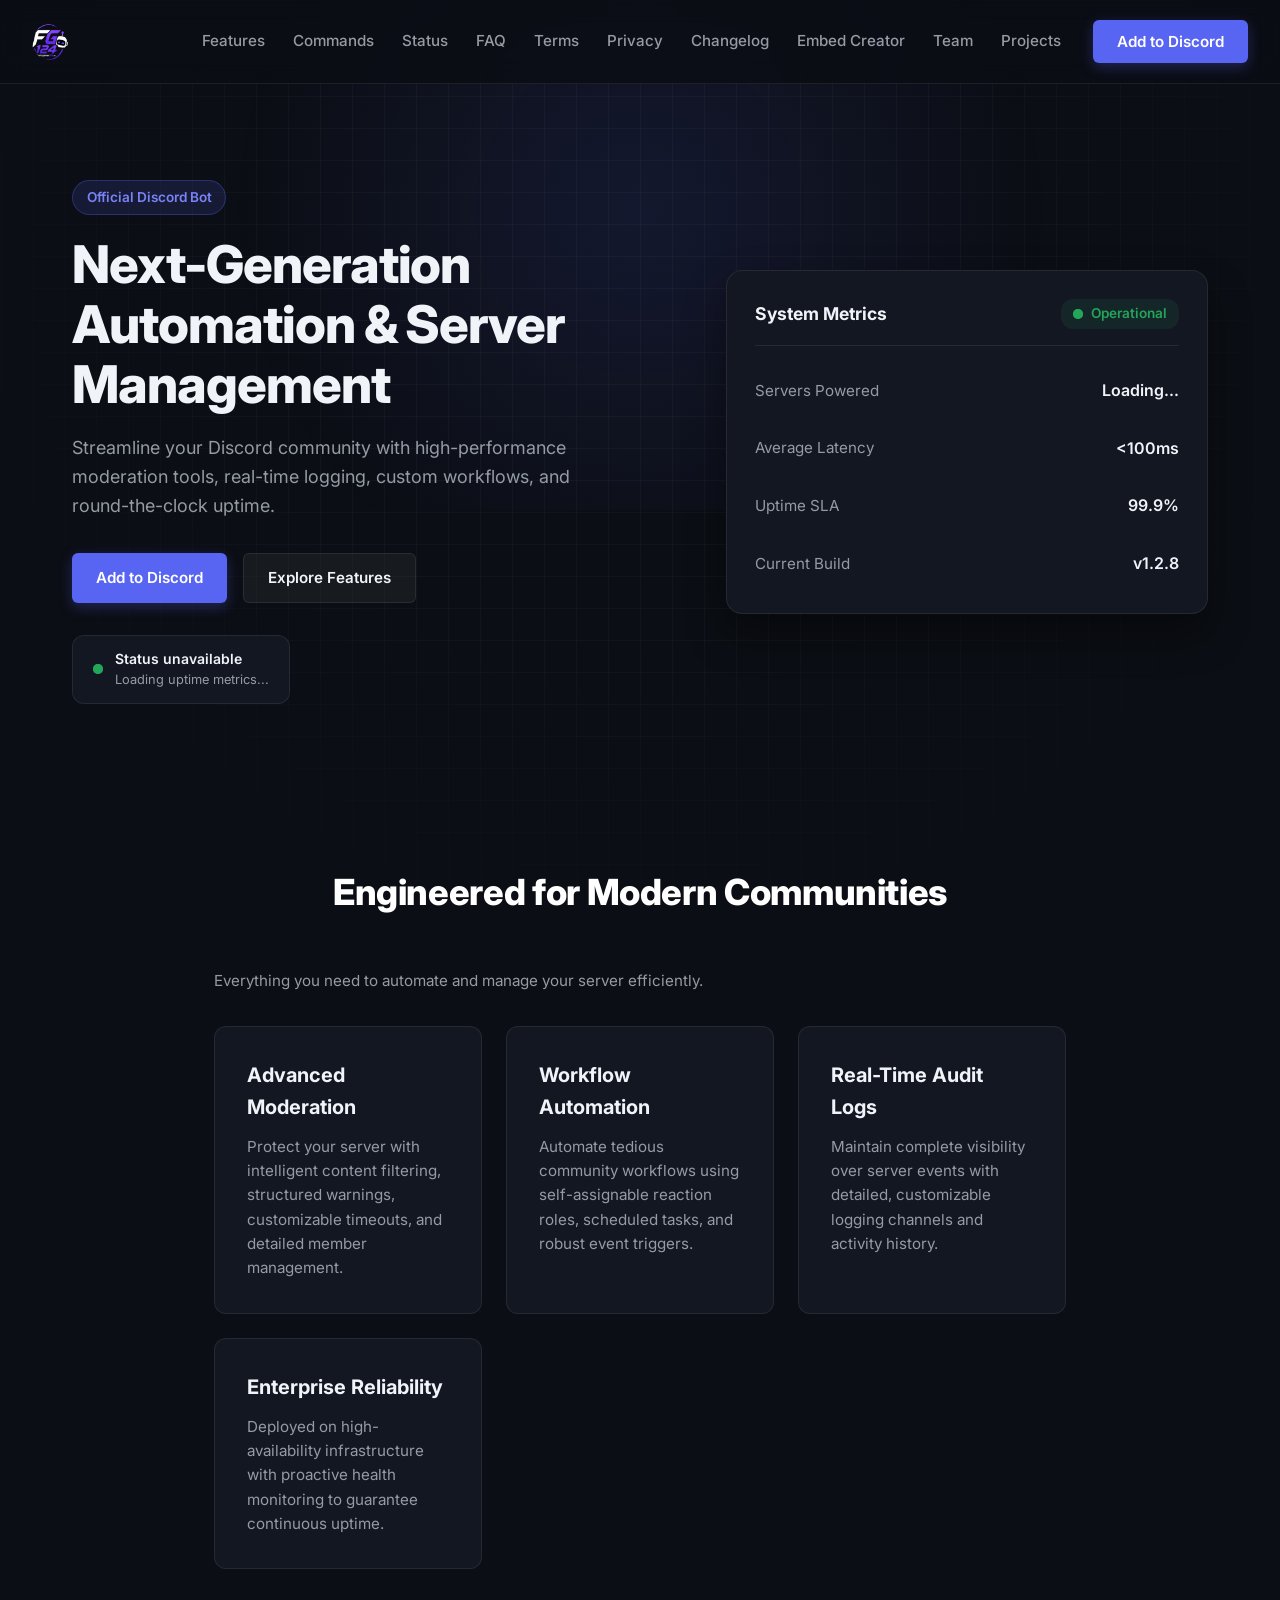
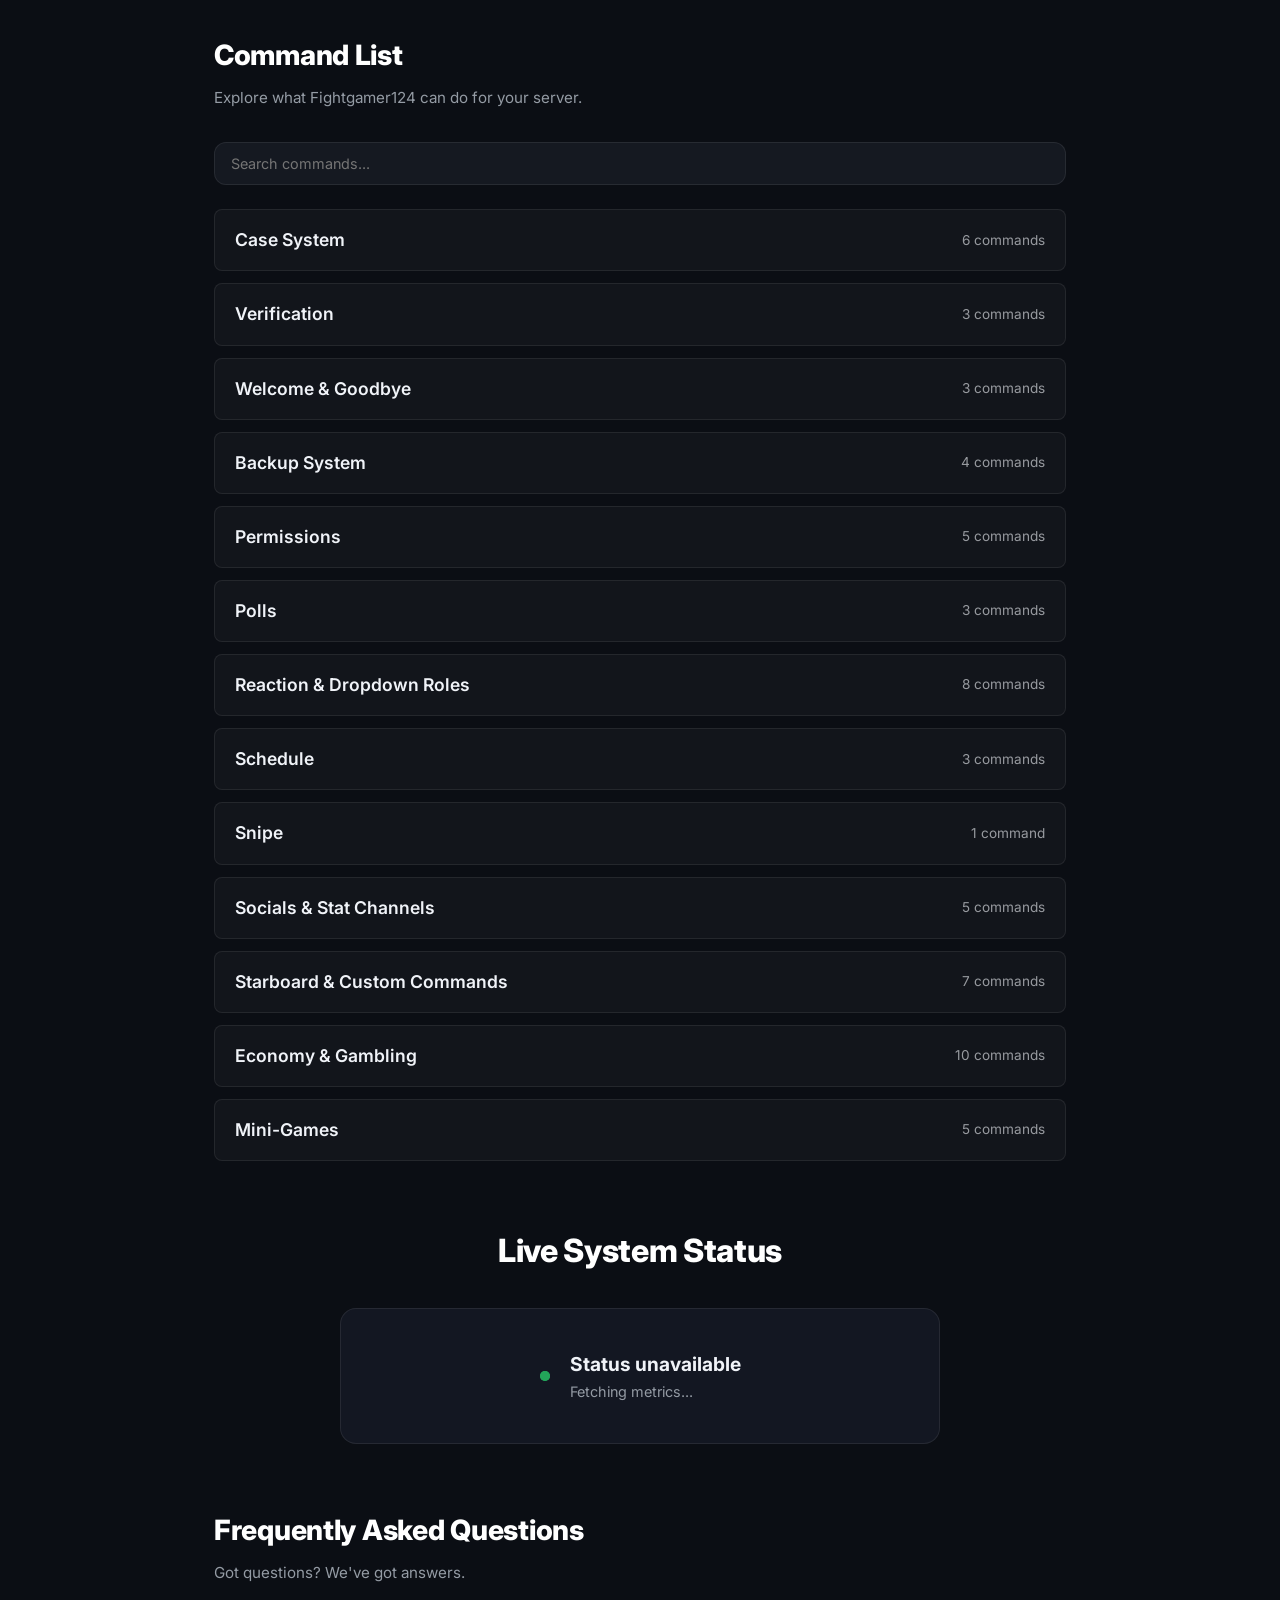
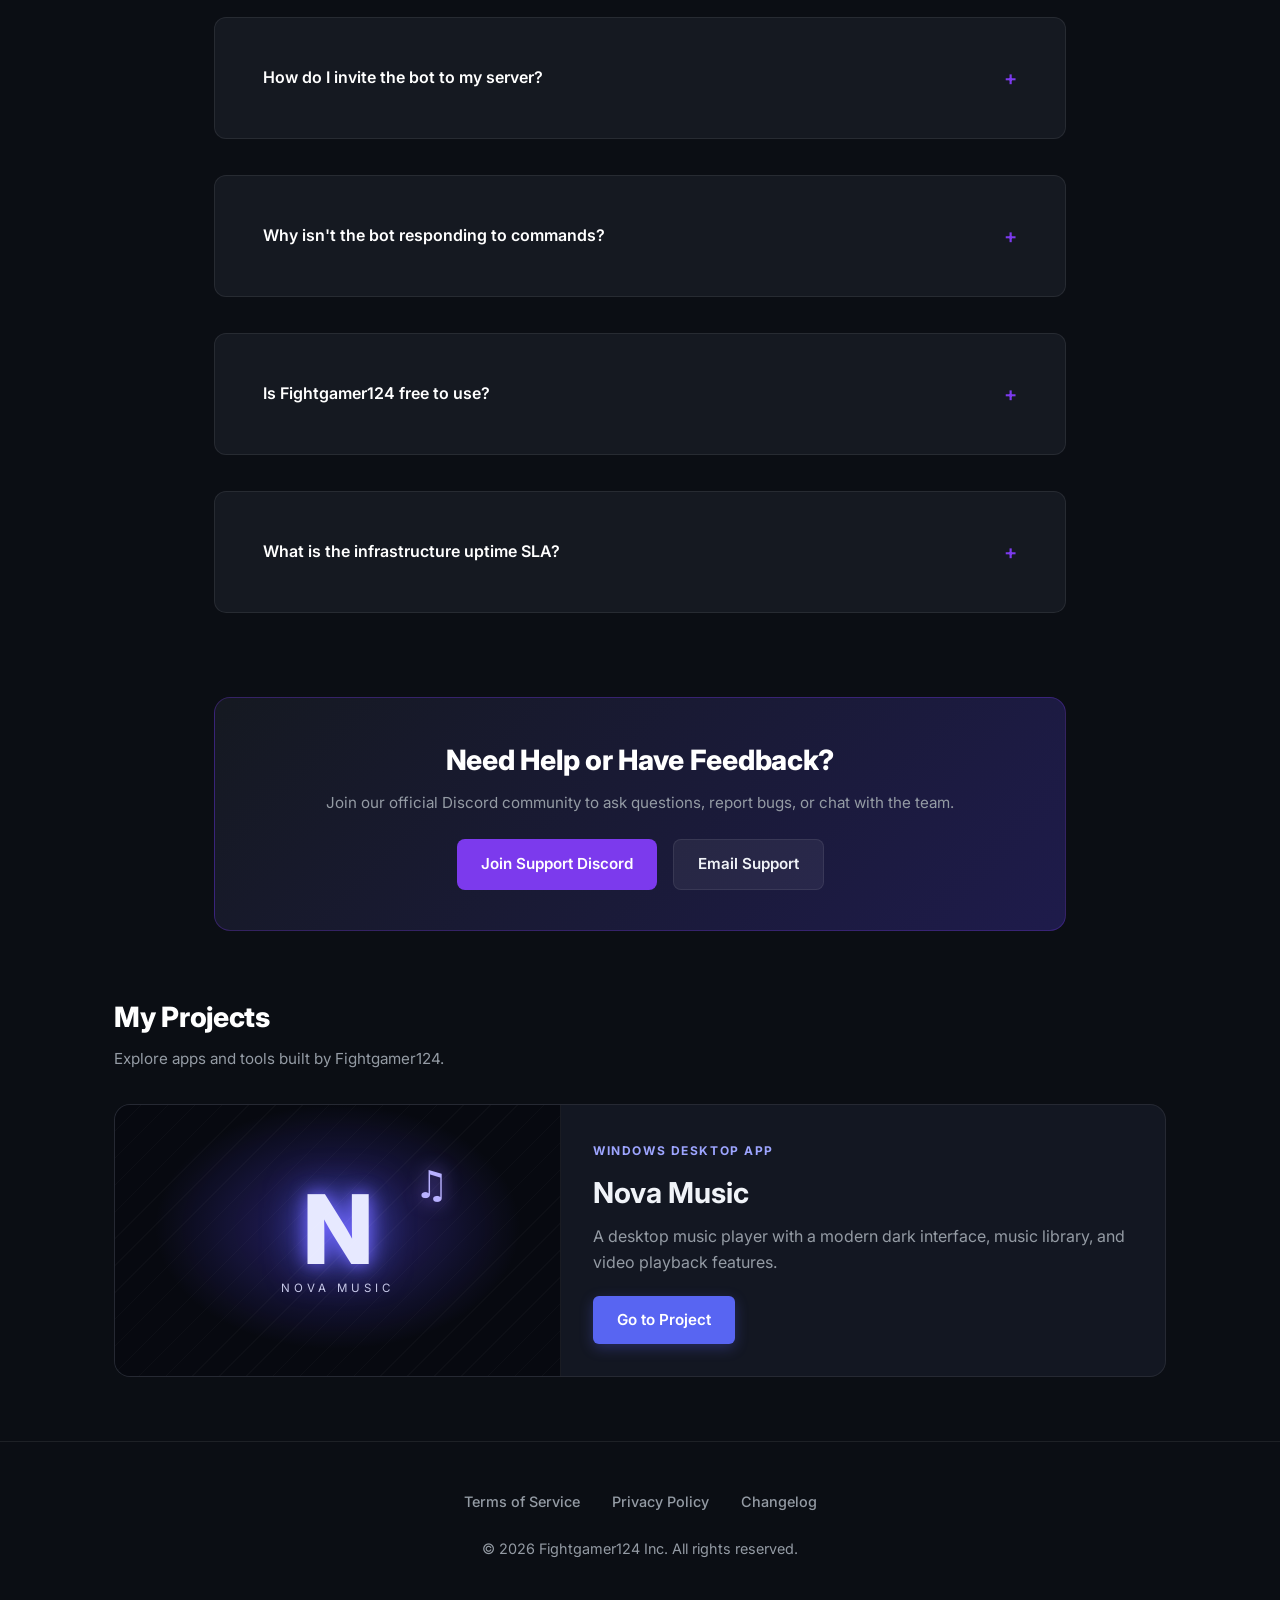
<file: index.html>
<!DOCTYPE html>
<html lang="en">
<head>
  <meta charset="UTF-8" />
  <meta name="viewport" content="width=device-width, initial-scale=1.0" />
  <title>FG124 | Discord Bot</title>
  
  <link rel="icon" type="image/png" href="assets/logo.png">
  <meta name="description" content="Powerful Discord bot providing enterprise-grade moderation, continuous server logging, and seamless workflow automation." />
  
  <!-- Preconnects & Fonts -->
  <link rel="preconnect" href="https://fonts.googleapis.com" />
  <link rel="preconnect" href="https://fonts.gstatic.com" crossorigin />
  <link href="https://fonts.googleapis.com/css2?family=Inter:wght@400;500;600;700;800&display=swap" rel="stylesheet" />

  <link rel="stylesheet" href="style.css" />
</head>

<body>
  <div class="background-grid"></div>
  <div class="background-glow"></div>

  <!-- Header Section -->
  <header>
    <nav class="navbar" aria-label="Main Navigation">
      <a class="logo" href="#">
        <img src="assets/logo.png" alt="Fightgamer124 Logo">
      </a>

      <button class="menu-toggle" id="menuToggle" aria-label="Toggle menu" aria-expanded="false">
        ☰
      </button>

      <div class="nav-menu" id="navMenu">
        <div class="nav-links">
          <a href="#features">Features</a>
          <a href="#commands">Commands</a>
          <a href="#status">Status</a>
          <a href="#faq">FAQ</a>
          <a href="tos">Terms</a>
          <a href="privacy">Privacy</a>
          <a href="update">Changelog</a>
          <a href="embed">Embed Creator</a>
          <a href="Team">Team</a>
          <a href="projects.html">Projects</a>
        </div>

        <button id="inviteTop" class="primary-button">
          Add to Discord
        </button>
      </div>
    </nav>
  </header>

  <main>
    <!-- Hero Section -->
    <section class="hero">
      <div class="hero-left">
        <span class="badge">Official Discord Bot</span>

        <h1>
          Next-Generation<br>
          Automation & Server<br>
          Management
        </h1>

        <p>
          Streamline your Discord community with high-performance moderation tools, real-time logging, custom workflows, and round-the-clock uptime.
        </p>

        <div class="hero-buttons">
          <button id="inviteHero" class="primary-button">
            Add to Discord
          </button>
          <a href="#features" class="secondary-button">
            Explore Features
          </a>
        </div>

        <div class="status-inline">
          <div id="statusDot" class="dot"></div>
          <div>
            <div id="statusText">Checking system operational status...</div>
            <div id="uptimeText">Loading uptime metrics...</div>
          </div>
        </div>
      </div>

      <div class="hero-right">
        <div class="dashboard-card">
          <div class="dashboard-top">
            <div class="dashboard-title">System Metrics</div>
            <div class="online-pill">
              <div class="dot online"></div>
              Operational
            </div>
          </div>

          <div class="dashboard-content">
            <div class="metric">
              <span>Servers Powered</span>
              <strong id="serverCount">Loading...</strong>
            </div>

            <div class="metric">
              <span>Average Latency</span>
              <strong>&lt;100ms</strong>
            </div>

            <div class="metric">
              <span>Uptime SLA</span>
              <strong>99.9%</strong>
            </div>

            <div class="metric">
              <span>Current Build</span>
              <strong>v1.2.8</strong>
            </div>
          </div>
        </div>
      </div>
    </section>

    <!-- Features Section -->
    <section id="features" class="features site-section">
      <h2 class="section-title">Engineered for Modern Communities</h2>
      <p class="section-desc">Everything you need to automate and manage your server efficiently.</p>

      <div class="feature-grid">
        <div class="feature-card">
          <h3>Advanced Moderation</h3>
          <p>
            Protect your server with intelligent content filtering, structured warnings, customizable timeouts, and detailed member management.
          </p>
        </div>

        <div class="feature-card">
          <h3>Workflow Automation</h3>
          <p>
            Automate tedious community workflows using self-assignable reaction roles, scheduled tasks, and robust event triggers.
          </p>
        </div>

        <div class="feature-card">
          <h3>Real-Time Audit Logs</h3>
          <p>
            Maintain complete visibility over server events with detailed, customizable logging channels and activity history.
          </p>
        </div>

        <div class="feature-card">
          <h3>Enterprise Reliability</h3>
          <p>
            Deployed on high-availability infrastructure with proactive health monitoring to guarantee continuous uptime.
          </p>
        </div>
      </div>
    </section>

    <!-- Command List Section -->
    <!-- Command List Section -->
    <section id="commands" class="site-section">
      <h2 class="section-title">Command List</h2>
      <p class="section-desc">Explore what Fightgamer124 can do for your server.</p>

      <div class="command-controls">
        <input type="text" id="cmdSearch" class="search-input" placeholder="Search commands...">
      </div>

      <div class="command-categories" id="commandGrid">
        
        <!-- Case System -->
        <details class="command-category">
          <summary class="category-title">Case System <span class="cmd-count">6 commands</span></summary>
          <div class="command-grid">
            <div class="command-card" data-name="/case setup">
              <div class="command-name">/case setup</div>
              <div class="command-desc">Configure the submission, review, and results channels.</div>
              <span class="command-badge">Case System</span>
            </div>
            <div class="command-card" data-name="/case submit">
              <div class="command-name">/case submit</div>
              <div class="command-desc">Open the appeal modal to submit a case.</div>
              <span class="command-badge">Case System</span>
            </div>
            <div class="command-card" data-name="/case decide">
              <div class="command-name">/case decide</div>
              <div class="command-desc">Issue a final decision (Approve or Deny) on a case.</div>
              <span class="command-badge">Case System</span>
            </div>
            <div class="command-card" data-name="/case history">
              <div class="command-name">/case history</div>
              <div class="command-desc">View past cases submitted by a specific user.</div>
              <span class="command-badge">Case System</span>
            </div>
            <div class="command-card" data-name="/case view">
              <div class="command-name">/case view</div>
              <div class="command-desc">View detailed information for a specific case ID.</div>
              <span class="command-badge">Case System</span>
            </div>
            <div class="command-card" data-name="/case list">
              <div class="command-name">/case list</div>
              <div class="command-desc">List cases in the server filtered by status.</div>
              <span class="command-badge">Case System</span>
            </div>
          </div>
        </details>

        <!-- Verification -->
        <details class="command-category">
          <summary class="category-title">Verification <span class="cmd-count">3 commands</span></summary>
          <div class="command-grid">
            <div class="command-card" data-name="/verify setup">
              <div class="command-name">/verify setup</div>
              <div class="command-desc">Configure the verification channel, role, and method (Button or Captcha).</div>
              <span class="command-badge">Verification</span>
            </div>
            <div class="command-card" data-name="/verify disable">
              <div class="command-name">/verify disable</div>
              <div class="command-desc">Turn off the verification system.</div>
              <span class="command-badge">Verification</span>
            </div>
            <div class="command-card" data-name="/verify status">
              <div class="command-name">/verify status</div>
              <div class="command-desc">Check current verification setup and channel status.</div>
              <span class="command-badge">Verification</span>
            </div>
          </div>
        </details>

        <!-- Welcome -->
        <details class="command-category">
          <summary class="category-title">Welcome & Goodbye <span class="cmd-count">3 commands</span></summary>
          <div class="command-grid">
            <div class="command-card" data-name="/welcome setup">
              <div class="command-name">/welcome setup</div>
              <div class="command-desc">Manage welcome messages (enable, disable, test, toggleimage).</div>
              <span class="command-badge">Welcome</span>
            </div>
            <div class="command-card" data-name="/welcome background">
              <div class="command-name">/welcome background</div>
              <div class="command-desc">Set or clear a custom image URL for welcome cards.</div>
              <span class="command-badge">Welcome</span>
            </div>
            <div class="command-card" data-name="/welcome goodbye">
              <div class="command-name">/welcome goodbye</div>
              <div class="command-desc">Configure goodbye messages (enable, disable, test, embed).</div>
              <span class="command-badge">Welcome</span>
            </div>
          </div>
        </details>

        <!-- Backup -->
        <details class="command-category">
          <summary class="category-title">Backup System <span class="cmd-count">4 commands</span></summary>
          <div class="command-grid">
            <div class="command-card" data-name="/backup create">
              <div class="command-name">/backup create</div>
              <div class="command-desc">Create a private or public server configuration backup.</div>
              <span class="command-badge">Backup</span>
            </div>
            <div class="command-card" data-name="/backup list">
              <div class="command-name">/backup list</div>
              <div class="command-desc">View all available private and public backups.</div>
              <span class="command-badge">Backup</span>
            </div>
            <div class="command-card" data-name="/backup info">
              <div class="command-name">/backup info</div>
              <div class="command-desc">Inspect details of a specific backup file.</div>
              <span class="command-badge">Backup</span>
            </div>
            <div class="command-card" data-name="/backup load">
              <div class="command-name">/backup load</div>
              <div class="command-desc">Restore server roles, channels, and permissions from a backup file.</div>
              <span class="command-badge">Backup</span>
            </div>
          </div>
        </details>

        <!-- Permissions -->
        <details class="command-category">
          <summary class="category-title">Permissions <span class="cmd-count">5 commands</span></summary>
          <div class="command-grid">
            <div class="command-card" data-name="/permissions mode">
              <div class="command-name">/permissions mode</div>
              <div class="command-desc">Switch between basic and custom permission modes.</div>
              <span class="command-badge">Permissions</span>
            </div>
            <div class="command-card" data-name="/permissions setrole">
              <div class="command-name">/permissions setrole</div>
              <div class="command-desc">Require a specific role to use a command.</div>
              <span class="command-badge">Permissions</span>
            </div>
            <div class="command-card" data-name="/permissions removerole">
              <div class="command-name">/permissions removerole</div>
              <div class="command-desc">Remove a role requirement from a command.</div>
              <span class="command-badge">Permissions</span>
            </div>
            <div class="command-card" data-name="/permissions clear">
              <div class="command-name">/permissions clear</div>
              <div class="command-desc">Remove all role restrictions from a command.</div>
              <span class="command-badge">Permissions</span>
            </div>
            <div class="command-card" data-name="/permissions list">
              <div class="command-name">/permissions list</div>
              <div class="command-desc">View current permission mode and all rules.</div>
              <span class="command-badge">Permissions</span>
            </div>
          </div>
        </details>

        <!-- Polls -->
        <details class="command-category">
          <summary class="category-title">Polls <span class="cmd-count">3 commands</span></summary>
          <div class="command-grid">
            <div class="command-card" data-name="/poll">
              <div class="command-name">/poll</div>
              <div class="command-desc">Create a new poll with emoji voting (up to 10 options).</div>
              <span class="command-badge">Polls</span>
            </div>
            <div class="command-card" data-name="/poll_results">
              <div class="command-name">/poll_results</div>
              <div class="command-desc">View current vote counts for a poll.</div>
              <span class="command-badge">Polls</span>
            </div>
            <div class="command-card" data-name="/poll_end">
              <div class="command-name">/poll_end</div>
              <div class="command-desc">End a poll and display final results/winners.</div>
              <span class="command-badge">Polls</span>
            </div>
          </div>
        </details>

        <!-- Reaction & Dropdown Roles -->
        <details class="command-category">
          <summary class="category-title">Reaction & Dropdown Roles <span class="cmd-count">8 commands</span></summary>
          <div class="command-grid">
            <div class="command-card" data-name="/reactionrole">
              <div class="command-name">/reactionrole</div>
              <div class="command-desc">Create a reaction role message.</div>
              <span class="command-badge">Reaction Roles</span>
            </div>
            <div class="command-card" data-name="/reactionrole_add">
              <div class="command-name">/reactionrole_add</div>
              <div class="command-desc">Add a reaction role to an existing message.</div>
              <span class="command-badge">Reaction Roles</span>
            </div>
            <div class="command-card" data-name="/reactionrole_remove">
              <div class="command-name">/reactionrole_remove</div>
              <div class="command-desc">Remove a reaction role from a message.</div>
              <span class="command-badge">Reaction Roles</span>
            </div>
            <div class="command-card" data-name="/reactionrole_list">
              <div class="command-name">/reactionrole_list</div>
              <div class="command-desc">List all active reaction role messages in the server.</div>
              <span class="command-badge">Reaction Roles</span>
            </div>
            <div class="command-card" data-name="/dropdownrole">
              <div class="command-name">/dropdownrole</div>
              <div class="command-desc">Create a dropdown role menu.</div>
              <span class="command-badge">Dropdown Roles</span>
            </div>
            <div class="command-card" data-name="/dropdownrole_add">
              <div class="command-name">/dropdownrole_add</div>
              <div class="command-desc">Add a role option to a dropdown menu.</div>
              <span class="command-badge">Dropdown Roles</span>
            </div>
            <div class="command-card" data-name="/dropdownrole_remove">
              <div class="command-name">/dropdownrole_remove</div>
              <div class="command-desc">Remove a role option from a dropdown menu.</div>
              <span class="command-badge">Dropdown Roles</span>
            </div>
            <div class="command-card" data-name="/dropdownrole_list">
              <div class="command-name">/dropdownrole_list</div>
              <div class="command-desc">List all dropdown role menus in the server.</div>
              <span class="command-badge">Dropdown Roles</span>
            </div>
          </div>
        </details>

        <!-- Schedule -->
        <details class="command-category">
          <summary class="category-title">Schedule <span class="cmd-count">3 commands</span></summary>
          <div class="command-grid">
            <div class="command-card" data-name="/schedule create">
              <div class="command-name">/schedule create</div>
              <div class="command-desc">Open a modal form to schedule a message.</div>
              <span class="command-badge">Schedule</span>
            </div>
            <div class="command-card" data-name="/schedule list">
              <div class="command-name">/schedule list</div>
              <div class="command-desc">List all scheduled messages for the server.</div>
              <span class="command-badge">Schedule</span>
            </div>
            <div class="command-card" data-name="/schedule cancel">
              <div class="command-name">/schedule cancel</div>
              <div class="command-desc">Cancel a scheduled message by ID.</div>
              <span class="command-badge">Schedule</span>
            </div>
          </div>
        </details>

        <!-- Snipe -->
        <details class="command-category">
          <summary class="category-title">Snipe <span class="cmd-count">1 command</span></summary>
          <div class="command-grid">
            <div class="command-card" data-name="/snipe">
              <div class="command-name">/snipe</div>
              <div class="command-desc">View recently deleted or edited messages in the channel.</div>
              <span class="command-badge">Snipe</span>
            </div>
          </div>
        </details>

        <!-- Socials & Stat Channels -->
        <details class="command-category">
          <summary class="category-title">Socials & Stat Channels <span class="cmd-count">5 commands</span></summary>
          <div class="command-grid">
            <div class="command-card" data-name="/socials link">
              <div class="command-name">/socials link</div>
              <div class="command-desc">Link your Twitch or YouTube channel.</div>
              <span class="command-badge">Socials</span>
            </div>
            <div class="command-card" data-name="/socials unlink">
              <div class="command-name">/socials unlink</div>
              <div class="command-desc">Unlink a social platform.</div>
              <span class="command-badge">Socials</span>
            </div>
            <div class="command-card" data-name="/socials stats">
              <div class="command-name">/socials stats</div>
              <div class="command-desc">View your or another user's social stats.</div>
              <span class="command-badge">Socials</span>
            </div>
            <div class="command-card" data-name="/socials leaderboard">
              <div class="command-name">/socials leaderboard</div>
              <div class="command-desc">View the top Twitch/YouTube channels in the server.</div>
              <span class="command-badge">Socials</span>
            </div>
            <div class="command-card" data-name="/statchannel">
              <div class="command-name">/statchannel</div>
              <div class="command-desc">Add, remove, or list voice channels displaying live follower/subscriber counts.</div>
              <span class="command-badge">Stat Channels</span>
            </div>
          </div>
        </details>

        <!-- Starboard & Custom Commands -->
        <details class="command-category">
          <summary class="category-title">Starboard & Custom Commands <span class="cmd-count">7 commands</span></summary>
          <div class="command-grid">
            <div class="command-card" data-name="/star setup">
              <div class="command-name">/star setup</div>
              <div class="command-desc">Set up the starboard system in a specific channel.</div>
              <span class="command-badge">Starboard</span>
            </div>
            <div class="command-card" data-name="/cc add">
              <div class="command-name">/cc add</div>
              <div class="command-desc">Add custom server text commands.</div>
              <span class="command-badge">Custom Commands</span>
            </div>
            <div class="command-card" data-name="/cc edit">
              <div class="command-name">/cc edit</div>
              <div class="command-desc">Edit existing custom server text commands.</div>
              <span class="command-badge">Custom Commands</span>
            </div>
            <div class="command-card" data-name="/cc remove">
              <div class="command-name">/cc remove</div>
              <div class="command-desc">Remove custom server text commands.</div>
              <span class="command-badge">Custom Commands</span>
            </div>
            <div class="command-card" data-name="/cc list">
              <div class="command-name">/cc list</div>
              <div class="command-desc">List all custom server text commands.</div>
              <span class="command-badge">Custom Commands</span>
            </div>
            <div class="command-card" data-name="/cc info">
              <div class="command-name">/cc info</div>
              <div class="command-desc">Inspect details of a custom text command.</div>
              <span class="command-badge">Custom Commands</span>
            </div>
            <div class="command-card" data-name="/cc search">
              <div class="command-name">/cc search</div>
              <div class="command-desc">Search through custom server text commands.</div>
              <span class="command-badge">Custom Commands</span>
            </div>
          </div>
        </details>

        <!-- Economy & Gambling -->
        <details class="command-category">
          <summary class="category-title">Economy & Gambling <span class="cmd-count">10 commands</span></summary>
          <div class="command-grid">
            <div class="command-card" data-name="/give">
              <div class="command-name">/give</div>
              <div class="command-desc">Interactive direct currency transfers between server members.</div>
              <span class="command-badge">Economy</span>
            </div>
            <div class="command-card" data-name="/additem">
              <div class="command-name">/additem</div>
              <div class="command-desc">Admin controls to add items to the store.</div>
              <span class="command-badge">Economy</span>
            </div>
            <div class="command-card" data-name="/removeitem">
              <div class="command-name">/removeitem</div>
              <div class="command-desc">Admin controls to remove items from the store.</div>
              <span class="command-badge">Economy</span>
            </div>
            <div class="command-card" data-name="/buy">
              <div class="command-name">/buy</div>
              <div class="command-desc">Fuzzy search routing for item purchasing.</div>
              <span class="command-badge">Economy</span>
            </div>
            <div class="command-card" data-name="Slots">
              <div class="command-name">Slots</div>
              <div class="command-desc">3-symbol slot machine reel spin. Payout: 10x for 3-of-a-kind; 2x for pairs.</div>
              <span class="command-badge">Gambling</span>
            </div>
            <div class="command-card" data-name="Blackjack">
              <div class="command-name">Blackjack</div>
              <div class="command-desc">Dynamic card draw against dealer logic (stand on 17). Payout: 2.5x for natural Blackjack (3:2); 2x for win.</div>
              <span class="command-badge">Gambling</span>
            </div>
            <div class="command-card" data-name="Roulette">
              <div class="command-name">Roulette</div>
              <div class="command-desc">European wheel rules (single 0). Payouts: Number (35:1), Color (2:1), Even/Odd (2:1), Dozen/Column (3:1), Half (2:1).</div>
              <span class="command-badge">Gambling</span>
            </div>
            <div class="command-card" data-name="Coin Flip">
              <div class="command-name">Coin Flip</div>
              <div class="command-desc">50/50 prediction game with quick input (heads/tails). Payout: 2x for correct pick.</div>
              <span class="command-badge">Gambling</span>
            </div>
            <div class="command-card" data-name="Dice Bet">
              <div class="command-name">Dice Bet</div>
              <div class="command-desc">Roll prediction across standard 1–6 die. Payout: 5x for exact match.</div>
              <span class="command-badge">Gambling</span>
            </div>
            <div class="command-card" data-name="Poker">
              <div class="command-name">Poker</div>
              <div class="command-desc">5-Card Draw & Texas Hold'em interactive views with card swapping & round progression. Payout: 2x for win; tie refunds bet.</div>
              <span class="command-badge">Gambling</span>
            </div>
          </div>
        </details>

        <!-- Mini-Games -->
        <details class="command-category">
          <summary class="category-title">Mini-Games <span class="cmd-count">5 commands</span></summary>
          <div class="command-grid">
            <div class="command-card" data-name="Tic Tac Toe">
              <div class="command-name">Tic Tac Toe</div>
              <div class="command-desc">Supports variable grid sizes (3x3 to 5x5) playable against members or the bot.</div>
              <span class="command-badge">Mini-Games</span>
            </div>
            <div class="command-card" data-name="Higher or Lower">
              <div class="command-name">Higher or Lower</div>
              <div class="command-desc">Guessing higher/lower sequence across a custom range scale (up to 1000).</div>
              <span class="command-badge">Mini-Games</span>
            </div>
            <div class="command-card" data-name="Trivia">
              <div class="command-name">Trivia</div>
              <div class="command-desc">Open trivia challenge system configured by difficulty level.</div>
              <span class="command-badge">Mini-Games</span>
            </div>
            <div class="command-card" data-name="Connect 4">
              <div class="command-name">Connect 4</div>
              <div class="command-desc">Multi-directional line matching game vs players or AI.</div>
              <span class="command-badge">Mini-Games</span>
            </div>
            <div class="command-card" data-name="Hangman & Battleship">
              <div class="command-name">Hangman & Battleship</div>
              <div class="command-desc">Text/button hybrid guessing puzzles.</div>
              <span class="command-badge">Mini-Games</span>
            </div>
          </div>
        </details>

      </div>
    </section>

    <!-- Status Section -->
    <section id="status" class="status-section site-section">
      <h2 class="section-title">Live System Status</h2>

      <div class="status-card">
        <div class="status-header">
          <div id="liveDot" class="dot"></div>
          <div>
            <h3 id="liveStatus">Querying infrastructure status...</h3>
            <p id="liveUptime">Fetching metrics...</p>
          </div>
        </div>
      </div>
    </section>

    <!-- FAQ Section -->
    <section id="faq" class="site-section">
      <h2 class="section-title">Frequently Asked Questions</h2>
      <p class="section-desc">Got questions? We've got answers.</p>

      <div class="faq-list">
        <div class="faq-item">
          <details>
            <summary>How do I invite the bot to my server?</summary>
            <div class="faq-content">
              Click the "Add to Discord" button at the top of the page. Select your server, grant the requested permissions, and click "Authorize".
            </div>
          </details>
        </div>

        <div class="faq-item">
          <details>
            <summary>Why isn't the bot responding to commands?</summary>
            <div class="faq-content">
              Ensure the bot has the correct channel permissions (`View Channel`, `Send Messages`, `Embed Links`). Also verify if the bot is currently undergoing maintenance.
            </div>
          </details>
        </div>

        <div class="faq-item">
          <details>
            <summary>Is Fightgamer124 free to use?</summary>
            <div class="faq-content">
              Yes! All core moderation, logging, and utility features are 100% free for all servers with optional premium features.
            </div>
          </details>
        </div>

        <div class="faq-item">
          <details>
            <summary>What is the infrastructure uptime SLA?</summary>
            <div class="faq-content">
              The service is continuously monitored and hosted on dedicated infrastructure designed for 99.9% uptime.
            </div>
          </details>
        </div>
      </div>
    </section>

    <!-- Support CTA Section -->
    <section class="site-section">
      <div class="support-box">
        <h2 class="section-title" style="margin-bottom: 0.5rem;">Need Help or Have Feedback?</h2>
        <p class="section-desc" style="margin-bottom: 0;">Join our official Discord community to ask questions, report bugs, or chat with the team.</p>
        
        <div class="support-buttons">
          <a href="https://discord.gg/RrN9gywwcK" target="_blank" rel="noopener" class="btn btn-primary">
            Join Support Discord
          </a>
          <a href="mailto:Spygaming1245@gmail.com" class="btn btn-secondary">
            Email Support
          </a>
        </div>
      </div>
    </section>

    <!-- Projects Preview -->
    <section id="projects-preview" class="site-section projects-preview">
      <h2 class="section-title">My Projects</h2>
      <p class="section-desc">Explore apps and tools built by Fightgamer124.</p>
      <article class="project-card">
        <div class="project-art" aria-label="Nova Music artwork">
          <div class="project-note">♫</div>
          <div class="project-monogram">N</div>
          <span>NOVA MUSIC</span>
        </div>
        <div class="project-copy">
          <span class="project-kicker">WINDOWS DESKTOP APP</span>
          <h3>Nova Music</h3>
          <p>A desktop music player with a modern dark interface, music library, and video playback features.</p>
          <a class="primary-button" href="nova-music.html">Go to Project</a>
        </div>
      </article>
    </section>

  </main>

  <!-- Footer -->
  <footer>
    <div class="footer-links">
      <a href="tos.html">Terms of Service</a>
      <a href="privacy.html">Privacy Policy</a>
      <a href="update.html">Changelog</a>
    </div>

    <p>© 2026 Fightgamer124 Inc. All rights reserved.</p>
  </footer>

  <!-- Modal -->
  <div id="inviteModal" class="modal hidden" role="dialog" aria-labelledby="modalTitle" aria-modal="true">
    <div class="modal-card">
      <h2 id="modalTitle">Authorize Application</h2>

      <p>
        Please review and accept our 
        <a href="tos.html" target="_blank" rel="noopener">Terms of Service</a> 
        and 
        <a href="privacy.html" target="_blank" rel="noopener">Privacy Policy</a> 
        before adding the bot to your server.
      </p>

      <label class="checkbox">
        <input type="checkbox" id="agree" />
        <span>I have read and agree to the Terms of Service and Privacy Policy.</span>
      </label>

      <div class="modal-buttons">
        <button id="cancelInvite" class="secondary-button">Cancel</button>
        <button id="continueInvite" class="primary-button" disabled>Authorize & Continue</button>
      </div>
    </div>
  </div>

  <script src="script.js"></script>
</body>
</html>
</file>
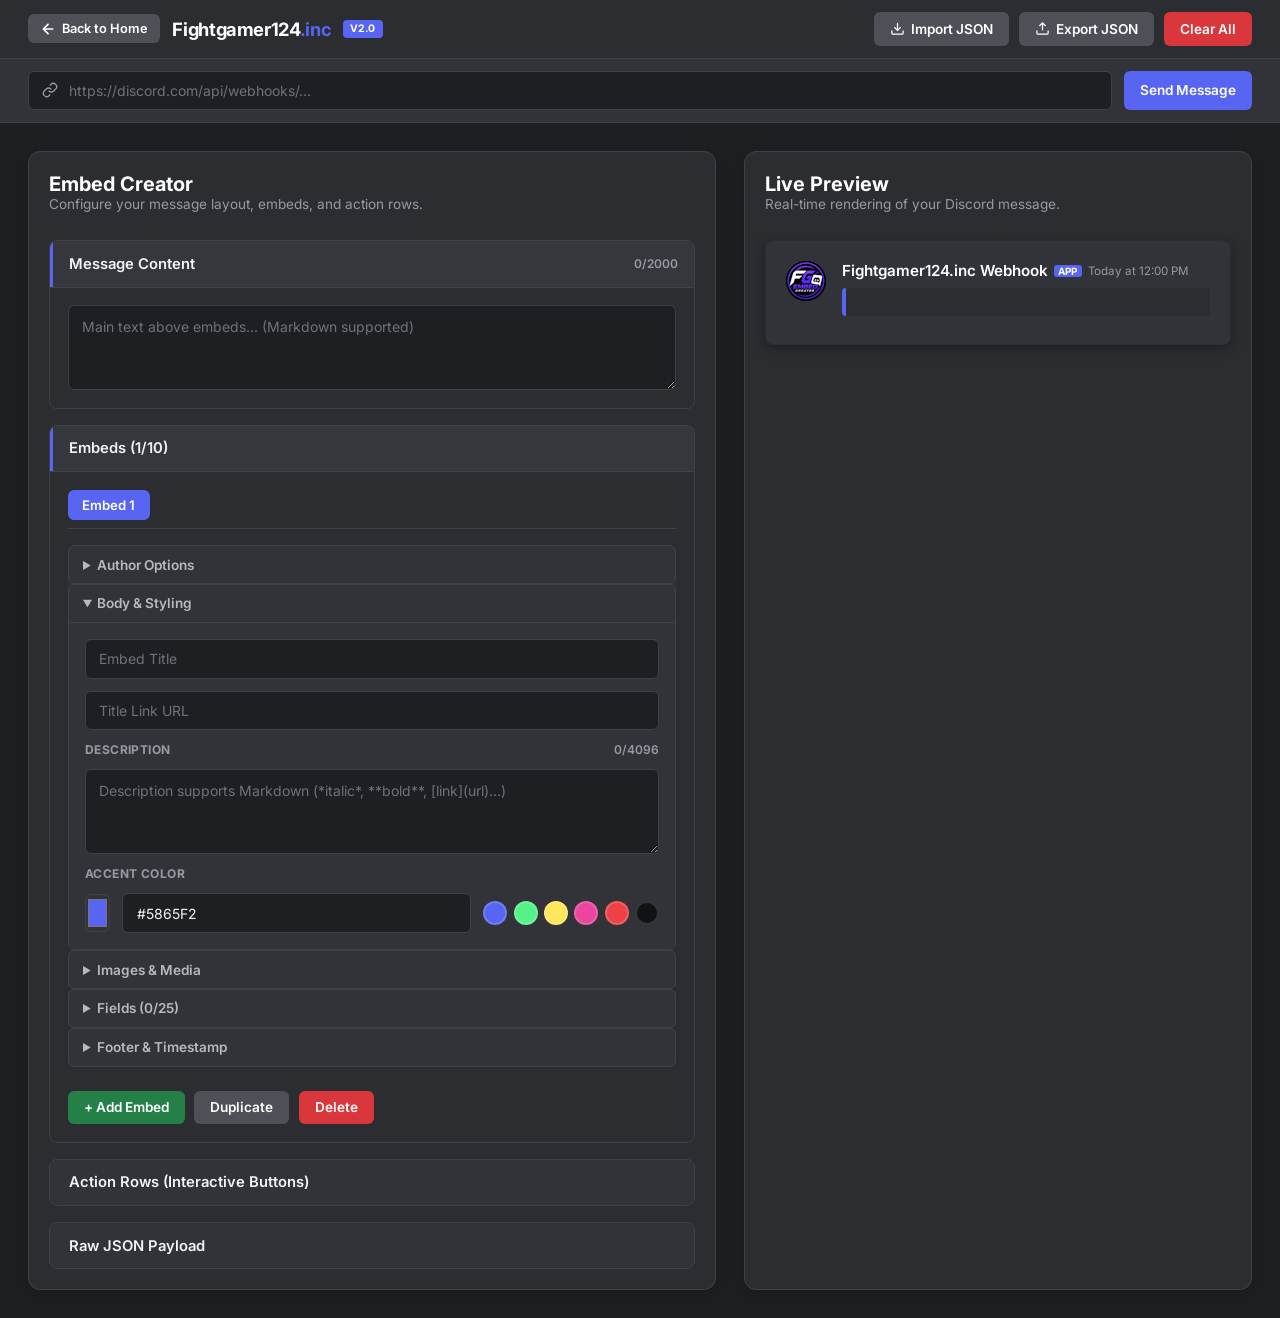
<file: embed.html>
<!DOCTYPE html>
<html lang="en">
<head>
    <meta charset="UTF-8">
    <meta name="viewport" content="width=device-width, initial-scale=1.0">
    <title>FG124 | Professional Embed Builder</title>
    <link rel="stylesheet" href="embed.css">
    <!-- Inter Font for Clean UI Typography -->
    <link rel="preconnect" href="https://fonts.googleapis.com">
    <link rel="preconnect" href="https://fonts.gstatic.com" crossorigin>
    <link href="https://fonts.googleapis.com/css2?family=Inter:wght@400;500;600;700&display=swap" rel="stylesheet">
</head>
<body>

<header class="topbar">
    <div class="brand">
        <a href="/" class="btn btn-secondary back-btn" title="Back to Main Index">
            <svg width="16" height="16" viewBox="0 0 24 24" fill="none" stroke="currentColor" stroke-width="2.5" stroke-linecap="round" stroke-linejoin="round"><path d="M19 12H5M12 19l-7-7 7-7"/></svg>
            Back to Home
        </a>
        <h1 class="brand-title">Fightgamer124<span>.inc</span></h1>
        <span class="badge">v2.0</span>
    </div>
    <div class="top-actions">
        <button id="importBtn" class="btn btn-secondary">
            <svg width="15" height="15" viewBox="0 0 24 24" fill="none" stroke="currentColor" stroke-width="2"><path d="M21 15v4a2 2 0 0 1-2 2H5a2 2 0 0 1-2-2v-4"/><polyline points="7 10 12 15 17 10"/><line x1="12" y1="15" x2="12" y2="3"/></svg>
            Import JSON
        </button>
        <button id="exportBtn" class="btn btn-secondary">
            <svg width="15" height="15" viewBox="0 0 24 24" fill="none" stroke="currentColor" stroke-width="2"><path d="M21 15v4a2 2 0 0 1-2 2H5a2 2 0 0 1-2-2v-4"/><polyline points="17 8 12 3 7 8"/><line x1="12" y1="3" x2="12" y2="15"/></svg>
            Export JSON
        </button>
        <button id="clearAllBtn" class="btn btn-danger">Clear All</button>
    </div>
</header>

<div class="webhook-bar">
    <div class="input-wrapper">
        <svg class="webhook-icon" width="16" height="16" viewBox="0 0 24 24" fill="none" stroke="currentColor" stroke-width="2"><path d="M10 13a5 5 0 0 0 7.54.54l3-3a5 5 0 0 0-7.07-7.07l-1.72 1.71"/><path d="M14 11a5 5 0 0 0-7.54-.54l-3 3a5 5 0 0 0 7.07 7.07l1.71-1.71"/></svg>
        <input type="url" id="webhookUrl" placeholder="https://discord.com/api/webhooks/..." />
    </div>
    <button id="sendWebhookBtn" class="btn btn-primary">Send Message</button>
</div>

<main class="layout">
    <!-- EDITOR PANEL -->
    <section class="editor-panel">
        <div class="panel-header">
            <h2>Embed Creator</h2>
            <p>Configure your message layout, embeds, and action rows.</p>
        </div>
        
        <!-- Main Message Content -->
        <details class="accordion-section" open>
            <summary class="accordion-header">
                <span class="header-title">Message Content</span>
                <span class="counter"><span id="contentCount">0</span>/2000</span>
            </summary>
            <div class="accordion-body">
                <textarea id="messageContent" placeholder="Main text above embeds... (Markdown supported)" maxlength="2000"></textarea>
            </div>
        </details>

        <!-- Embeds Accordion -->
        <details class="accordion-section" open>
            <summary class="accordion-header">
                <span class="header-title">Embeds (<span id="embedCount">1</span>/10)</span>
            </summary>
            <div class="accordion-body">
                <div id="embedTabs" class="embed-tabs"></div>

                <div id="embedEditor" class="editor-content">
                    <!-- Author -->
                    <details class="nested-accordion">
                        <summary>Author Options</summary>
                        <div class="nested-body">
                            <input id="authorName" type="text" placeholder="Author Name" maxlength="256">
                            <input id="authorURL" type="url" placeholder="Author Link URL">
                            <input id="authorIcon" type="url" placeholder="Author Icon URL">
                        </div>
                    </details>

                    <!-- Body -->
                    <details class="nested-accordion" open>
                        <summary>Body & Styling</summary>
                        <div class="nested-body">
                            <input id="title" type="text" placeholder="Embed Title" maxlength="256">
                            <input id="titleURL" type="url" placeholder="Title Link URL">
                            <div class="label-with-counter">
                                <label>Description</label>
                                <span class="counter"><span id="descriptionCount">0</span>/4096</span>
                            </div>
                            <textarea id="description" placeholder="Description supports Markdown (*italic*, **bold**, [link](url)...)" maxlength="4096"></textarea>
                            
                            <label class="section-label">Accent Color</label>
                            <div class="color-picker-row">
                                <input id="color" type="color" value="#5865f2">
                                <input id="colorHex" type="text" value="#5865F2" maxlength="7">
                                <div class="swatches">
                                    <button class="swatch" data-color="#5865f2" style="background:#5865f2"></button>
                                    <button class="swatch" data-color="#57f287" style="background:#57f287"></button>
                                    <button class="swatch" data-color="#fee75c" style="background:#fee75c"></button>
                                    <button class="swatch" data-color="#eb459e" style="background:#eb459e"></button>
                                    <button class="swatch" data-color="#ed4245" style="background:#ed4245"></button>
                                    <button class="swatch" data-color="#111214" style="background:#111214"></button>
                                </div>
                            </div>
                        </div>
                    </details>

                    <!-- Images -->
                    <details class="nested-accordion">
                        <summary>Images & Media</summary>
                        <div class="nested-body">
                            <input id="thumbnail" type="url" placeholder="Thumbnail Image URL (Top Right)">
                            <input id="image" type="url" placeholder="Main Image URL (Bottom)">
                        </div>
                    </details>

                    <!-- Fields -->
                    <details class="nested-accordion">
                        <summary>Fields (<span id="fieldCount">0</span>/25)</summary>
                        <div class="nested-body">
                            <div id="fields" class="dynamic-list"></div>
                            <button id="addField" class="btn btn-outline">+ Add Field</button>
                        </div>
                    </details>

                    <!-- Footer -->
                    <details class="nested-accordion">
                        <summary>Footer & Timestamp</summary>
                        <div class="nested-body">
                            <input id="footerText" type="text" placeholder="Footer Text" maxlength="2048">
                            <input id="footerIcon" type="url" placeholder="Footer Icon URL">
                            <label class="checkbox-container">
                                <input id="timestamp" type="checkbox"> 
                                <span class="checkbox-mask"></span>
                                Include Current Timestamp
                            </label>
                        </div>
                    </details>
                </div>

                <div class="embed-controls">
                    <button id="addEmbed" class="btn btn-success">+ Add Embed</button>
                    <button id="duplicateEmbed" class="btn btn-secondary">Duplicate</button>
                    <button id="deleteEmbed" class="btn btn-danger">Delete</button>
                </div>
            </div>
        </details>

        <!-- Action Rows / Buttons -->
        <details class="accordion-section">
            <summary class="accordion-header">
                <span class="header-title">Action Rows (Interactive Buttons)</span>
            </summary>
            <div class="accordion-body">
                <div id="buttons" class="dynamic-list"></div>
                <button id="addButton" class="btn btn-outline">+ Add Button</button>
            </div>
        </details>

        <!-- Raw JSON Preview Accordion -->
        <details class="accordion-section">
            <summary class="accordion-header">
                <span class="header-title">Raw JSON Payload</span>
            </summary>
            <div class="accordion-body">
                <pre id="jsonViewer" class="json-viewer"></pre>
            </div>
        </details>
    </section>

    <!-- DISCORD PREVIEW PANEL -->
    <section class="preview-panel">
        <div class="panel-header">
            <h2>Live Preview</h2>
            <p>Real-time rendering of your Discord message.</p>
        </div>
        <div class="discord-window">
            <div class="discord-message">
                <div class="avatar">
                    <img src="assets/embed.png" alt="Logo" class="avatar-img">
                </div>
                <div class="message-content">
                    <div class="username-row">
                        <span class="username">Fightgamer124.inc Webhook</span>
                        <span class="bot-badge">APP</span>
                        <span class="timestamp">Today at 12:00 PM</span>
                    </div>
                    
                    <div id="previewMessageContent" class="preview-msg-text"></div>
                    <div id="previewContainer"></div>
                </div>
            </div>
        </div>
    </section>
</main>

<input type="file" id="jsonFile" accept=".json" hidden>

<script src="embed.js"></script>
</body>
</html>
</file>
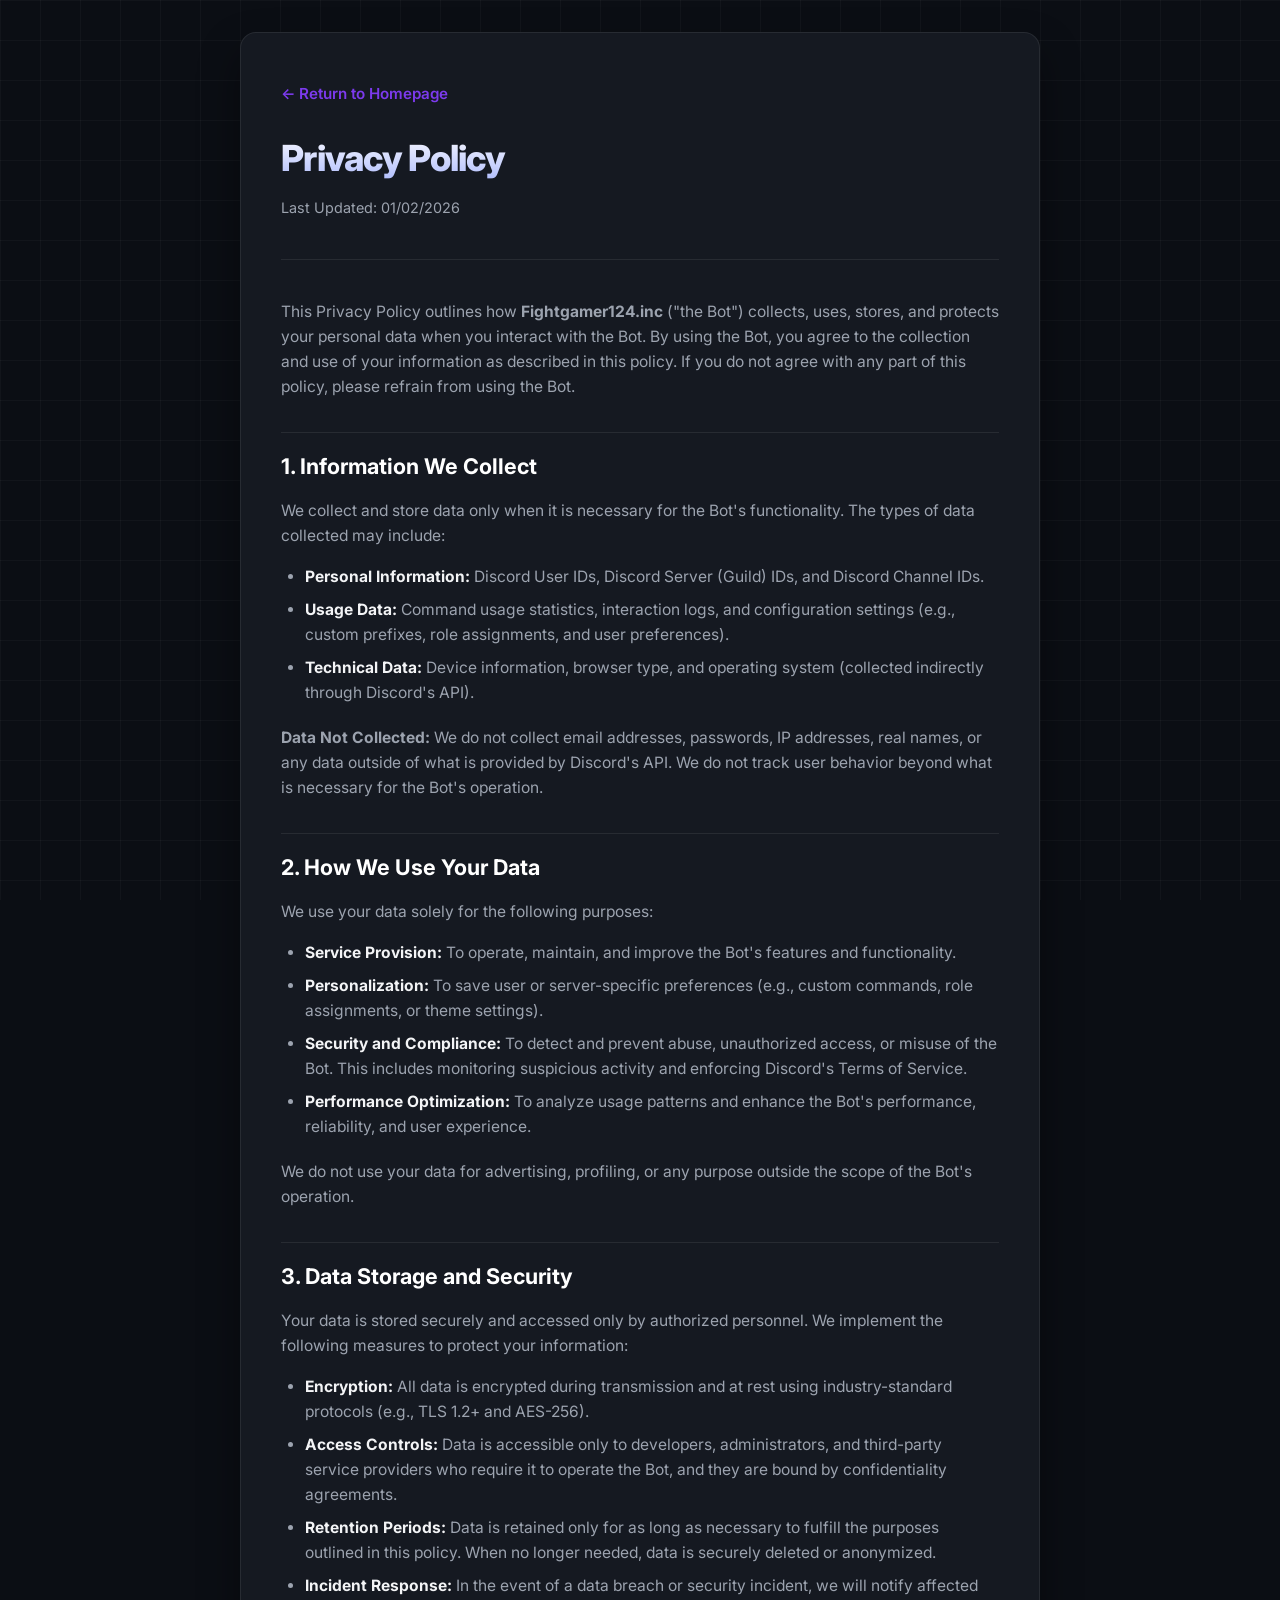
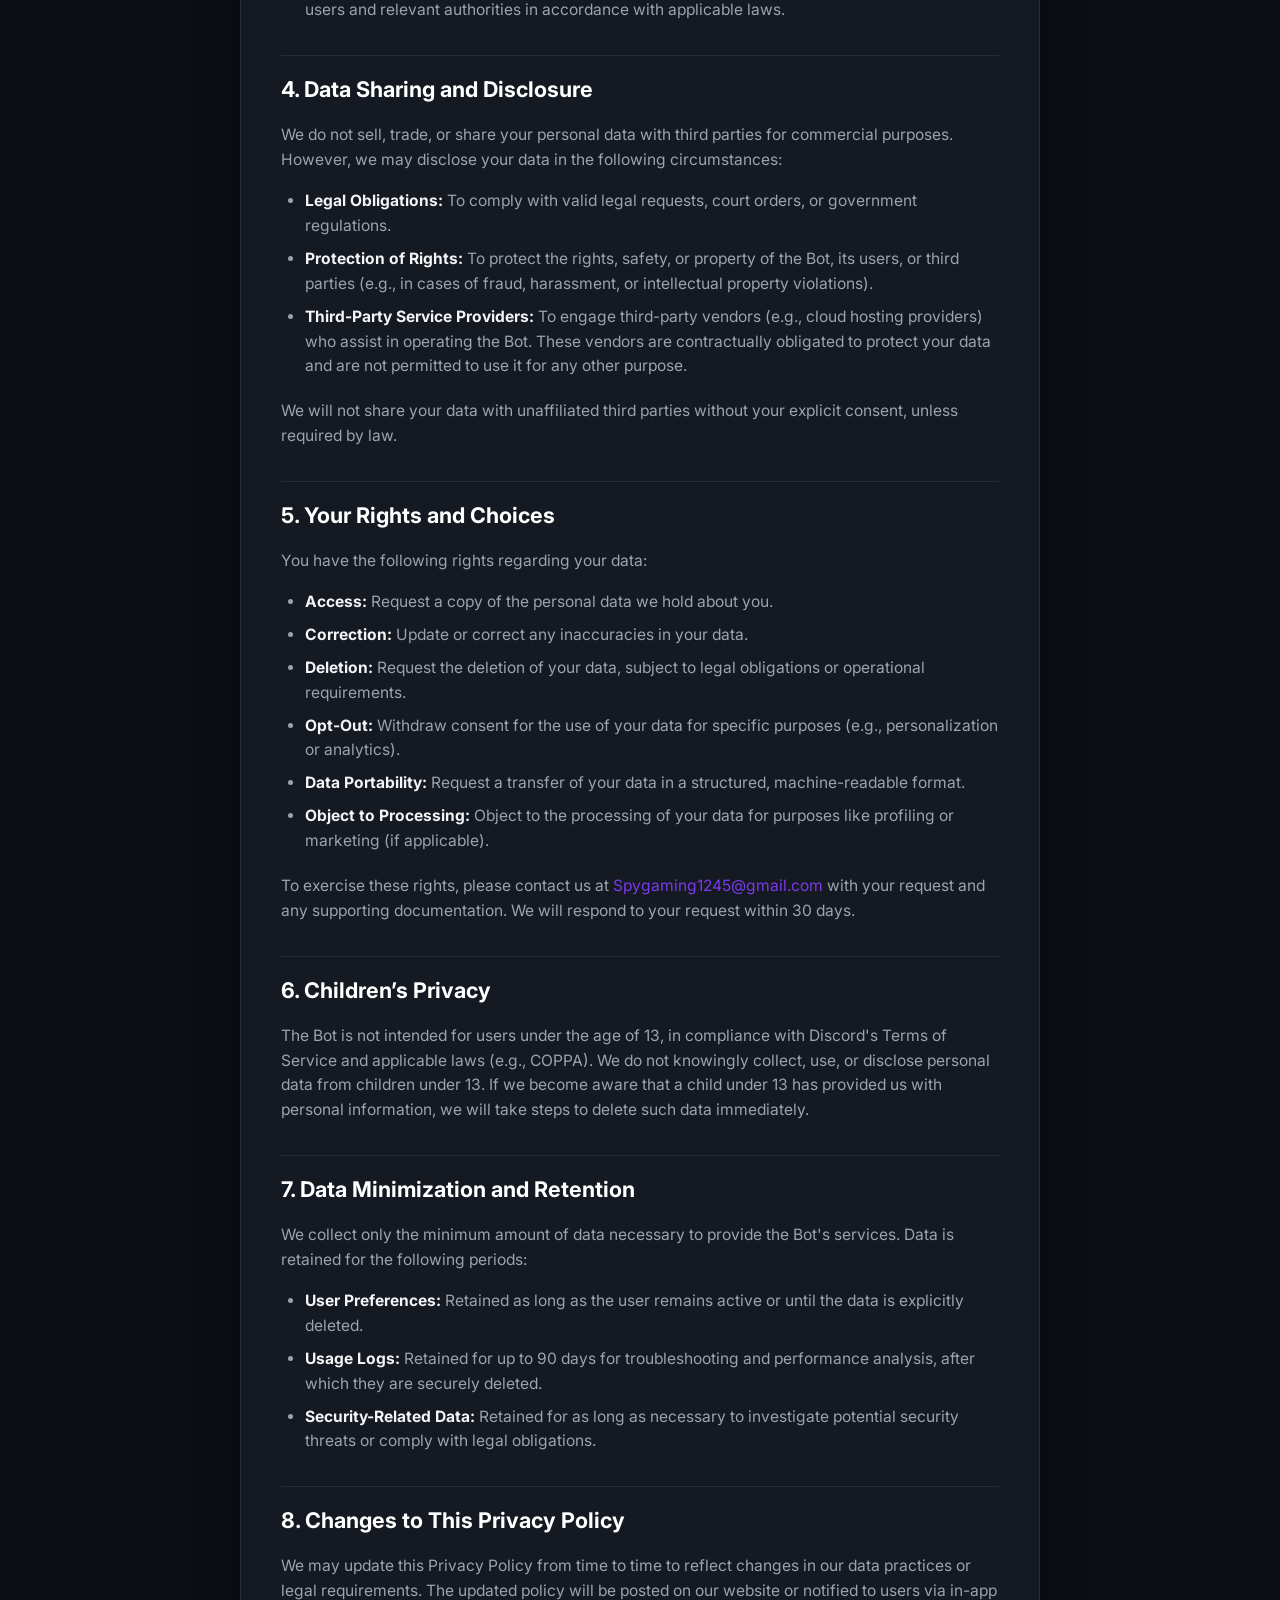
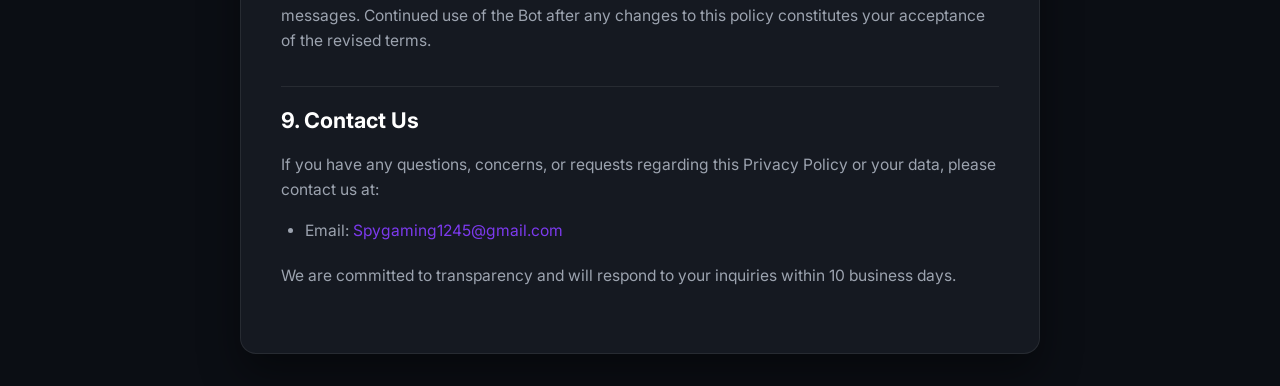
<file: privacy.html>
<!DOCTYPE html>
<html lang="en">
<head>
  <meta charset="UTF-8" />
  <meta name="viewport" content="width=device-width, initial-scale=1.0" />
  <title>FG124 | Privacy Policy</title>
  <link rel="icon" type="image/png" href="assets/logo.png">
  <link rel="preconnect" href="https://fonts.googleapis.com" />
  <link rel="preconnect" href="https://fonts.gstatic.com" crossorigin />
  <link href="https://fonts.googleapis.com/css2?family=Inter:wght@400;500;600;700;800&display=swap" rel="stylesheet" />
  
  <style>
    :root {
      --bg-main: #0B0E14;
      --bg-card: #151921;
      --primary: #7C3AED;
      --text-main: #F3F4F6;
      --text-muted: #9CA3AF;
      --border: rgba(255, 255, 255, 0.08);
      --radius-md: 12px;
      --radius-lg: 16px;
    }

    * {
      margin: 0;
      padding: 0;
      box-sizing: border-box;
      font-family: 'Inter', system-ui, -apple-system, sans-serif;
    }

    body {
      background-color: var(--bg-main);
      color: var(--text-main);
      line-height: 1.6;
      padding: 2rem 1rem;
    }

    .background-grid {
      position: fixed;
      top: 0;
      left: 0;
      width: 100%;
      height: 100%;
      background-image: 
        linear-gradient(to right, rgba(255, 255, 255, 0.03) 1px, transparent 1px),
        linear-gradient(to bottom, rgba(255, 255, 255, 0.03) 1px, transparent 1px);
      background-size: 40px 40px;
      z-index: -2;
    }

    .container {
      max-width: 800px;
      margin: 0 auto;
      background-color: var(--bg-card);
      border: 1px solid var(--border);
      border-radius: var(--radius-lg);
      padding: 3rem 2.5rem;
      box-shadow: 0 20px 40px rgba(0, 0, 0, 0.4);
    }

    header {
      margin-bottom: 2.5rem;
      border-bottom: 1px solid var(--border);
      padding-bottom: 1.5rem;
    }

    .back-link {
      display: inline-flex;
      align-items: center;
      gap: 0.5rem;
      color: var(--primary);
      text-decoration: none;
      font-weight: 600;
      font-size: 0.95rem;
      margin-bottom: 1.5rem;
      transition: color 0.2s ease;
    }

    .back-link:hover {
      color: #A78BFA;
    }

    h1 {
      font-size: 2.25rem;
      font-weight: 800;
      letter-spacing: -0.02em;
      margin-bottom: 0.5rem;
      background: linear-gradient(180deg, #FFFFFF 0%, #A5B4FC 100%);
      -webkit-background-clip: text;
      -webkit-text-fill-color: transparent;
    }

    .last-updated {
      color: var(--text-muted);
      font-size: 0.9rem;
    }

    h2 {
      font-size: 1.35rem;
      font-weight: 700;
      color: #FFFFFF;
      margin: 2rem 0 1rem 0;
      padding-top: 1rem;
      border-top: 1px solid var(--border);
    }

    p {
      color: var(--text-muted);
      margin-bottom: 1rem;
      font-size: 0.975rem;
    }

    ul {
      padding-left: 1.5rem;
      margin-bottom: 1.25rem;
      color: var(--text-muted);
    }

    li {
      margin-bottom: 0.5rem;
      font-size: 0.975rem;
    }

    li strong {
      color: var(--text-main);
    }

    a {
      color: var(--primary);
      text-decoration: none;
      transition: color 0.2s ease;
    }

    a:hover {
      color: #A78BFA;
      text-decoration: underline;
    }

    @media (max-width: 600px) {
      .container {
        padding: 1.75rem 1.25rem;
      }
      h1 {
        font-size: 1.75rem;
      }
    }
  </style>
</head>
<body>
  <div class="background-grid"></div>

  <main class="container">
    <header>
      <a href="/" class="back-link">← Return to Homepage</a>
      <h1>Privacy Policy</h1>
      <p class="last-updated">Last Updated: 01/02/2026</p>
    </header>

    <p>This Privacy Policy outlines how <strong>Fightgamer124.inc</strong> ("the Bot") collects, uses, stores, and protects your personal data when you interact with the Bot. By using the Bot, you agree to the collection and use of your information as described in this policy. If you do not agree with any part of this policy, please refrain from using the Bot.</p>

    <h2>1. Information We Collect</h2>
    <p>We collect and store data only when it is necessary for the Bot's functionality. The types of data collected may include:</p>
    <ul>
      <li><strong>Personal Information:</strong> Discord User IDs, Discord Server (Guild) IDs, and Discord Channel IDs.</li>
      <li><strong>Usage Data:</strong> Command usage statistics, interaction logs, and configuration settings (e.g., custom prefixes, role assignments, and user preferences).</li>
      <li><strong>Technical Data:</strong> Device information, browser type, and operating system (collected indirectly through Discord's API).</li>
    </ul>
    <p><strong>Data Not Collected:</strong> We do not collect email addresses, passwords, IP addresses, real names, or any data outside of what is provided by Discord's API. We do not track user behavior beyond what is necessary for the Bot's operation.</p>

    <h2>2. How We Use Your Data</h2>
    <p>We use your data solely for the following purposes:</p>
    <ul>
      <li><strong>Service Provision:</strong> To operate, maintain, and improve the Bot's features and functionality.</li>
      <li><strong>Personalization:</strong> To save user or server-specific preferences (e.g., custom commands, role assignments, or theme settings).</li>
      <li><strong>Security and Compliance:</strong> To detect and prevent abuse, unauthorized access, or misuse of the Bot. This includes monitoring suspicious activity and enforcing Discord's Terms of Service.</li>
      <li><strong>Performance Optimization:</strong> To analyze usage patterns and enhance the Bot's performance, reliability, and user experience.</li>
    </ul>
    <p>We do not use your data for advertising, profiling, or any purpose outside the scope of the Bot's operation.</p>

    <h2>3. Data Storage and Security</h2>
    <p>Your data is stored securely and accessed only by authorized personnel. We implement the following measures to protect your information:</p>
    <ul>
      <li><strong>Encryption:</strong> All data is encrypted during transmission and at rest using industry-standard protocols (e.g., TLS 1.2+ and AES-256).</li>
      <li><strong>Access Controls:</strong> Data is accessible only to developers, administrators, and third-party service providers who require it to operate the Bot, and they are bound by confidentiality agreements.</li>
      <li><strong>Retention Periods:</strong> Data is retained only for as long as necessary to fulfill the purposes outlined in this policy. When no longer needed, data is securely deleted or anonymized.</li>
      <li><strong>Incident Response:</strong> In the event of a data breach or security incident, we will notify affected users and relevant authorities in accordance with applicable laws.</li>
    </ul>

    <h2>4. Data Sharing and Disclosure</h2>
    <p>We do not sell, trade, or share your personal data with third parties for commercial purposes. However, we may disclose your data in the following circumstances:</p>
    <ul>
      <li><strong>Legal Obligations:</strong> To comply with valid legal requests, court orders, or government regulations.</li>
      <li><strong>Protection of Rights:</strong> To protect the rights, safety, or property of the Bot, its users, or third parties (e.g., in cases of fraud, harassment, or intellectual property violations).</li>
      <li><strong>Third-Party Service Providers:</strong> To engage third-party vendors (e.g., cloud hosting providers) who assist in operating the Bot. These vendors are contractually obligated to protect your data and are not permitted to use it for any other purpose.</li>
    </ul>
    <p>We will not share your data with unaffiliated third parties without your explicit consent, unless required by law.</p>

    <h2>5. Your Rights and Choices</h2>
    <p>You have the following rights regarding your data:</p>
    <ul>
      <li><strong>Access:</strong> Request a copy of the personal data we hold about you.</li>
      <li><strong>Correction:</strong> Update or correct any inaccuracies in your data.</li>
      <li><strong>Deletion:</strong> Request the deletion of your data, subject to legal obligations or operational requirements.</li>
      <li><strong>Opt-Out:</strong> Withdraw consent for the use of your data for specific purposes (e.g., personalization or analytics).</li>
      <li><strong>Data Portability:</strong> Request a transfer of your data in a structured, machine-readable format.</li>
      <li><strong>Object to Processing:</strong> Object to the processing of your data for purposes like profiling or marketing (if applicable).</li>
    </ul>
    <p>To exercise these rights, please contact us at <a href="mailto:Spygaming1245@gmail.com">Spygaming1245@gmail.com</a> with your request and any supporting documentation. We will respond to your request within 30 days.</p>

    <h2>6. Children’s Privacy</h2>
    <p>The Bot is not intended for users under the age of 13, in compliance with Discord's Terms of Service and applicable laws (e.g., COPPA). We do not knowingly collect, use, or disclose personal data from children under 13. If we become aware that a child under 13 has provided us with personal information, we will take steps to delete such data immediately.</p>

    <h2>7. Data Minimization and Retention</h2>
    <p>We collect only the minimum amount of data necessary to provide the Bot's services. Data is retained for the following periods:</p>
    <ul>
      <li><strong>User Preferences:</strong> Retained as long as the user remains active or until the data is explicitly deleted.</li>
      <li><strong>Usage Logs:</strong> Retained for up to 90 days for troubleshooting and performance analysis, after which they are securely deleted.</li>
      <li><strong>Security-Related Data:</strong> Retained for as long as necessary to investigate potential security threats or comply with legal obligations.</li>
    </ul>

    <h2>8. Changes to This Privacy Policy</h2>
    <p>We may update this Privacy Policy from time to time to reflect changes in our data practices or legal requirements. The updated policy will be posted on our website or notified to users via in-app messages. Continued use of the Bot after any changes to this policy constitutes your acceptance of the revised terms.</p>

    <h2>9. Contact Us</h2>
    <p>If you have any questions, concerns, or requests regarding this Privacy Policy or your data, please contact us at:</p>
    <ul>
      <li>Email: <a href="mailto:Spygaming1245@gmail.com">Spygaming1245@gmail.com</a></li>
    </ul>
    <p>We are committed to transparency and will respond to your inquiries within 10 business days.</p>
  </main>
</body>
</html>
</file>
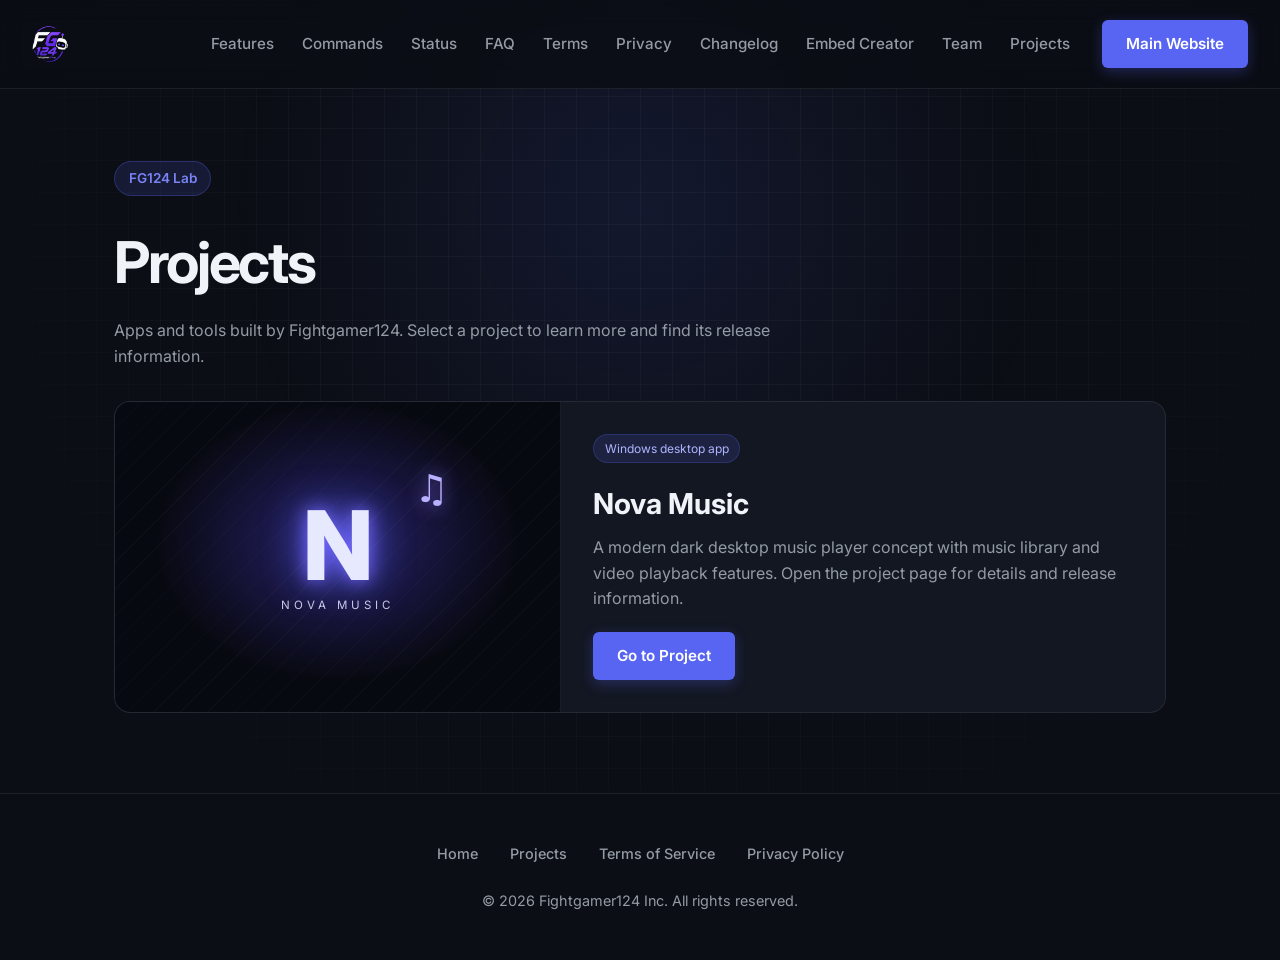
<file: projects.html>
<!DOCTYPE html>
<html lang="en">
<head>
  <meta charset="UTF-8">
  <meta name="viewport" content="width=device-width, initial-scale=1.0">
  <meta name="description" content="Projects by Fightgamer124, including Nova Music for Windows.">
  <title>Projects | FG124</title>
  <link rel="icon" type="image/png" href="assets/logo.png">
  <link rel="preconnect" href="https://fonts.googleapis.com">
  <link rel="preconnect" href="https://fonts.gstatic.com" crossorigin>
  <link href="https://fonts.googleapis.com/css2?family=Inter:wght@400;500;600;700;800&display=swap" rel="stylesheet">
  <link rel="stylesheet" href="style.css">
  <style>
    .projects-page { max-width:1100px; margin:0 auto; padding:4.5rem 1.5rem 5rem; }
    .projects-heading { margin-bottom:2rem; }
    .projects-heading h1 { font-size:clamp(2.4rem,5vw,3.6rem); letter-spacing:-.04em; margin-bottom:.6rem; }
    .projects-heading p { color:var(--text-muted); max-width:680px; }
    .projects-grid { display:grid; grid-template-columns:1fr; gap:1.25rem; }
    .project-copy .project-status { display:inline-block; color:#aeb5ff; background:var(--accent-light); border:1px solid rgba(88,101,242,.25); border-radius:99px; padding:.25rem .65rem; font-size:.75rem; margin-bottom:.6rem; }
  </style>
</head>
<body>
  <div class="background-grid"></div>
  <div class="background-glow"></div>
  <header>
    <nav class="navbar" aria-label="Main Navigation">
      <a class="logo" href="index.html"><img src="assets/logo.png" alt="Fightgamer124 Logo"></a>
      <button class="menu-toggle" id="menuToggle" aria-label="Toggle menu" aria-expanded="false">☰</button>
      <div class="nav-menu" id="navMenu">
        <div class="nav-links">
          <a href="index.html#features">Features</a>
          <a href="index.html#commands">Commands</a>
          <a href="index.html#status">Status</a>
          <a href="index.html#faq">FAQ</a>
          <a href="tos.html">Terms</a>
          <a href="privacy.html">Privacy</a>
          <a href="update.html">Changelog</a>
          <a href="embed.html">Embed Creator</a>
          <a href="Team">Team</a>
          <a href="projects.html" aria-current="page">Projects</a>
        </div>
        <a class="primary-button" href="index.html#inviteTop">Main Website</a>
      </div>
    </nav>
  </header>
  <main class="projects-page">
    <div class="projects-heading">
      <span class="badge">FG124 Lab</span>
      <h1>Projects</h1>
      <p>Apps and tools built by Fightgamer124. Select a project to learn more and find its release information.</p>
    </div>
    <div class="projects-grid">
      <article class="project-card">
        <div class="project-art" role="img" aria-label="Stylized Nova Music artwork">
          <div class="project-note">♫</div>
          <div class="project-monogram">N</div>
          <span>NOVA MUSIC</span>
        </div>
        <div class="project-copy">
          <span class="project-status">Windows desktop app</span>
          <h3>Nova Music</h3>
          <p>A modern dark desktop music player concept with music library and video playback features. Open the project page for details and release information.</p>
          <a class="primary-button" href="nova-music.html">Go to Project</a>
        </div>
      </article>
    </div>
  </main>
  <footer>
    <div class="footer-links"><a href="index.html">Home</a><a href="projects.html">Projects</a><a href="tos.html">Terms of Service</a><a href="privacy.html">Privacy Policy</a></div>
    <p>© 2026 Fightgamer124 Inc. All rights reserved.</p>
  </footer>
  <script>
    const menuToggle = document.getElementById('menuToggle');
    const navMenu = document.getElementById('navMenu');
    if (menuToggle && navMenu) {
      menuToggle.addEventListener('click', () => {
        const open = navMenu.classList.toggle('active');
        menuToggle.setAttribute('aria-expanded', String(open));
      });
    }
  </script>
</body>
</html>
</file>
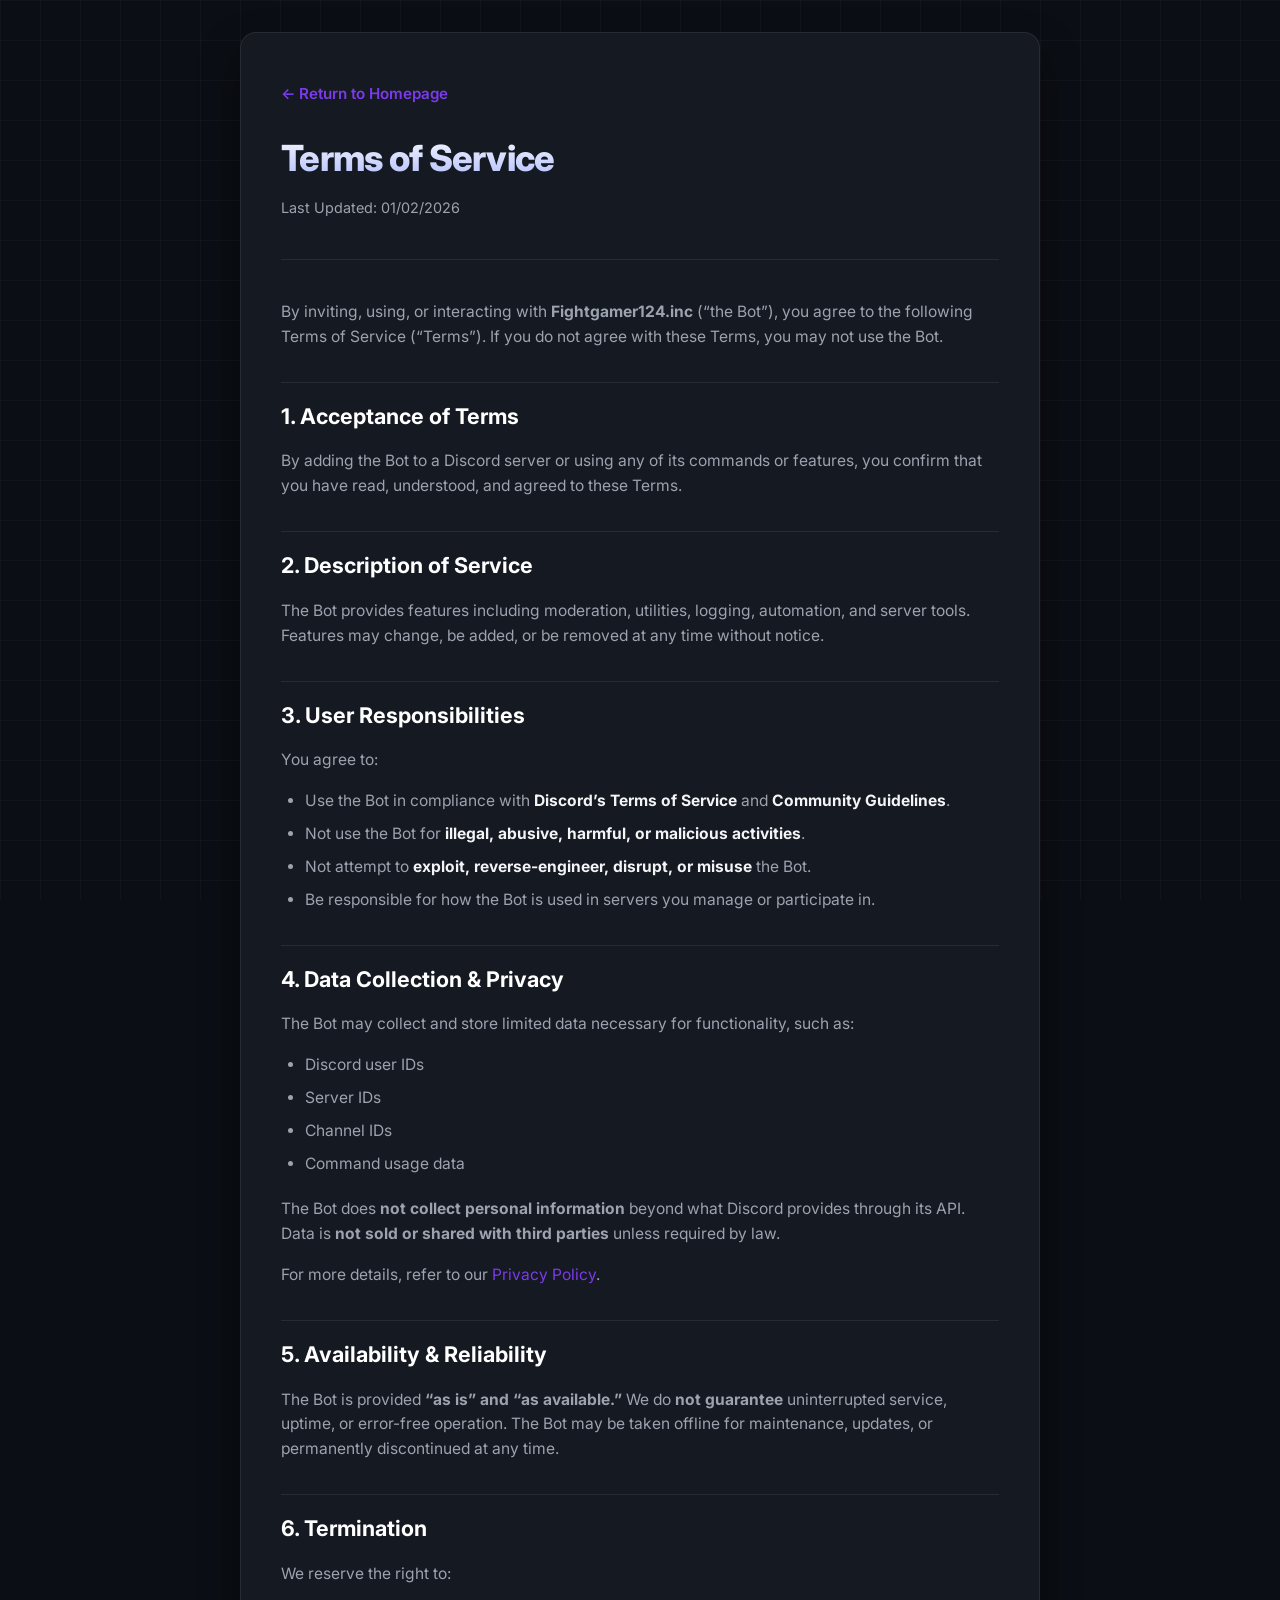
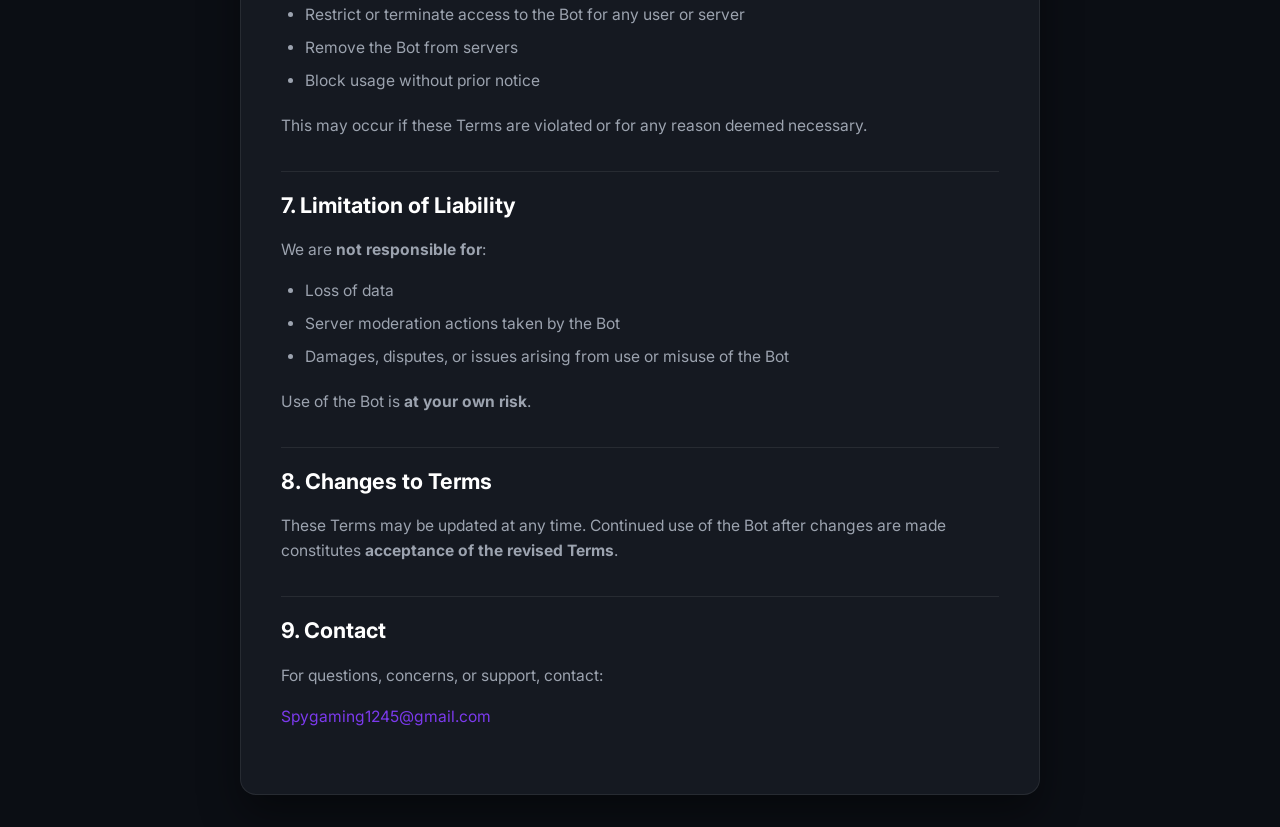
<file: tos.html>
<!DOCTYPE html>
<html lang="en">
<head>
  <meta charset="UTF-8" />
  <meta name="viewport" content="width=device-width, initial-scale=1.0" />
  <title>FG124 | Terms of Service</title>
  <link rel="icon" type="image/png" href="assets/logo.png">
  <link rel="preconnect" href="https://fonts.googleapis.com" />
  <link rel="preconnect" href="https://fonts.gstatic.com" crossorigin />
  <link href="https://fonts.googleapis.com/css2?family=Inter:wght@400;500;600;700;800&display=swap" rel="stylesheet" />
  
  <style>
    :root {
      --bg-main: #0B0E14;
      --bg-card: #151921;
      --primary: #7C3AED;
      --text-main: #F3F4F6;
      --text-muted: #9CA3AF;
      --border: rgba(255, 255, 255, 0.08);
      --radius-md: 12px;
      --radius-lg: 16px;
    }

    * {
      margin: 0;
      padding: 0;
      box-sizing: border-box;
      font-family: 'Inter', system-ui, -apple-system, sans-serif;
    }

    body {
      background-color: var(--bg-main);
      color: var(--text-main);
      line-height: 1.6;
      padding: 2rem 1rem;
    }

    .background-grid {
      position: fixed;
      top: 0;
      left: 0;
      width: 100%;
      height: 100%;
      background-image: 
        linear-gradient(to right, rgba(255, 255, 255, 0.03) 1px, transparent 1px),
        linear-gradient(to bottom, rgba(255, 255, 255, 0.03) 1px, transparent 1px);
      background-size: 40px 40px;
      z-index: -2;
    }

    .container {
      max-width: 800px;
      margin: 0 auto;
      background-color: var(--bg-card);
      border: 1px solid var(--border);
      border-radius: var(--radius-lg);
      padding: 3rem 2.5rem;
      box-shadow: 0 20px 40px rgba(0, 0, 0, 0.4);
    }

    header {
      margin-bottom: 2.5rem;
      border-bottom: 1px solid var(--border);
      padding-bottom: 1.5rem;
    }

    .back-link {
      display: inline-flex;
      align-items: center;
      gap: 0.5rem;
      color: var(--primary);
      text-decoration: none;
      font-weight: 600;
      font-size: 0.95rem;
      margin-bottom: 1.5rem;
      transition: color 0.2s ease;
    }

    .back-link:hover {
      color: #A78BFA;
    }

    h1 {
      font-size: 2.25rem;
      font-weight: 800;
      letter-spacing: -0.02em;
      margin-bottom: 0.5rem;
      background: linear-gradient(180deg, #FFFFFF 0%, #A5B4FC 100%);
      -webkit-background-clip: text;
      -webkit-text-fill-color: transparent;
    }

    .last-updated {
      color: var(--text-muted);
      font-size: 0.9rem;
    }

    h2 {
      font-size: 1.35rem;
      font-weight: 700;
      color: #FFFFFF;
      margin: 2rem 0 1rem 0;
      padding-top: 1rem;
      border-top: 1px solid var(--border);
    }

    p {
      color: var(--text-muted);
      margin-bottom: 1rem;
      font-size: 0.975rem;
    }

    ul {
      padding-left: 1.5rem;
      margin-bottom: 1.25rem;
      color: var(--text-muted);
    }

    li {
      margin-bottom: 0.5rem;
      font-size: 0.975rem;
    }

    li strong {
      color: var(--text-main);
    }

    a {
      color: var(--primary);
      text-decoration: none;
      transition: color 0.2s ease;
    }

    a:hover {
      color: #A78BFA;
      text-decoration: underline;
    }

    @media (max-width: 600px) {
      .container {
        padding: 1.75rem 1.25rem;
      }
      h1 {
        font-size: 1.75rem;
      }
    }
  </style>
</head>
<body>
  <div class="background-grid"></div>

  <main class="container">
    <header>
      <a href="/" class="back-link">← Return to Homepage</a>
      <h1>Terms of Service</h1>
      <p class="last-updated">Last Updated: 01/02/2026</p>
    </header>

    <p>By inviting, using, or interacting with <strong>Fightgamer124.inc</strong> (“the Bot”), you agree to the following Terms of Service (“Terms”). If you do not agree with these Terms, you may not use the Bot.</p>

    <h2>1. Acceptance of Terms</h2>
    <p>By adding the Bot to a Discord server or using any of its commands or features, you confirm that you have read, understood, and agreed to these Terms.</p>

    <h2>2. Description of Service</h2>
    <p>The Bot provides features including moderation, utilities, logging, automation, and server tools. Features may change, be added, or be removed at any time without notice.</p>

    <h2>3. User Responsibilities</h2>
    <p>You agree to:</p>
    <ul>
      <li>Use the Bot in compliance with <strong>Discord’s Terms of Service</strong> and <strong>Community Guidelines</strong>.</li>
      <li>Not use the Bot for <strong>illegal, abusive, harmful, or malicious activities</strong>.</li>
      <li>Not attempt to <strong>exploit, reverse-engineer, disrupt, or misuse</strong> the Bot.</li>
      <li>Be responsible for how the Bot is used in servers you manage or participate in.</li>
    </ul>

    <h2>4. Data Collection & Privacy</h2>
    <p>The Bot may collect and store limited data necessary for functionality, such as:</p>
    <ul>
      <li>Discord user IDs</li>
      <li>Server IDs</li>
      <li>Channel IDs</li>
      <li>Command usage data</li>
    </ul>
    <p>The Bot does <strong>not collect personal information</strong> beyond what Discord provides through its API. Data is <strong>not sold or shared with third parties</strong> unless required by law.</p>
    <p>For more details, refer to our <a href="privacy.html">Privacy Policy</a>.</p>

    <h2>5. Availability & Reliability</h2>
    <p>The Bot is provided <strong>“as is” and “as available.”</strong> We do <strong>not guarantee</strong> uninterrupted service, uptime, or error-free operation. The Bot may be taken offline for maintenance, updates, or permanently discontinued at any time.</p>

    <h2>6. Termination</h2>
    <p>We reserve the right to:</p>
    <ul>
      <li>Restrict or terminate access to the Bot for any user or server</li>
      <li>Remove the Bot from servers</li>
      <li>Block usage without prior notice</li>
    </ul>
    <p>This may occur if these Terms are violated or for any reason deemed necessary.</p>

    <h2>7. Limitation of Liability</h2>
    <p>We are <strong>not responsible for</strong>:</p>
    <ul>
      <li>Loss of data</li>
      <li>Server moderation actions taken by the Bot</li>
      <li>Damages, disputes, or issues arising from use or misuse of the Bot</li>
    </ul>
    <p>Use of the Bot is <strong>at your own risk</strong>.</p>

    <h2>8. Changes to Terms</h2>
    <p>These Terms may be updated at any time. Continued use of the Bot after changes are made constitutes <strong>acceptance of the revised Terms</strong>.</p>

    <h2>9. Contact</h2>
    <p>For questions, concerns, or support, contact:</p>
    <p><a href="mailto:Spygaming1245@gmail.com">Spygaming1245@gmail.com</a></p>
  </main>
</body>
</html>
</file>
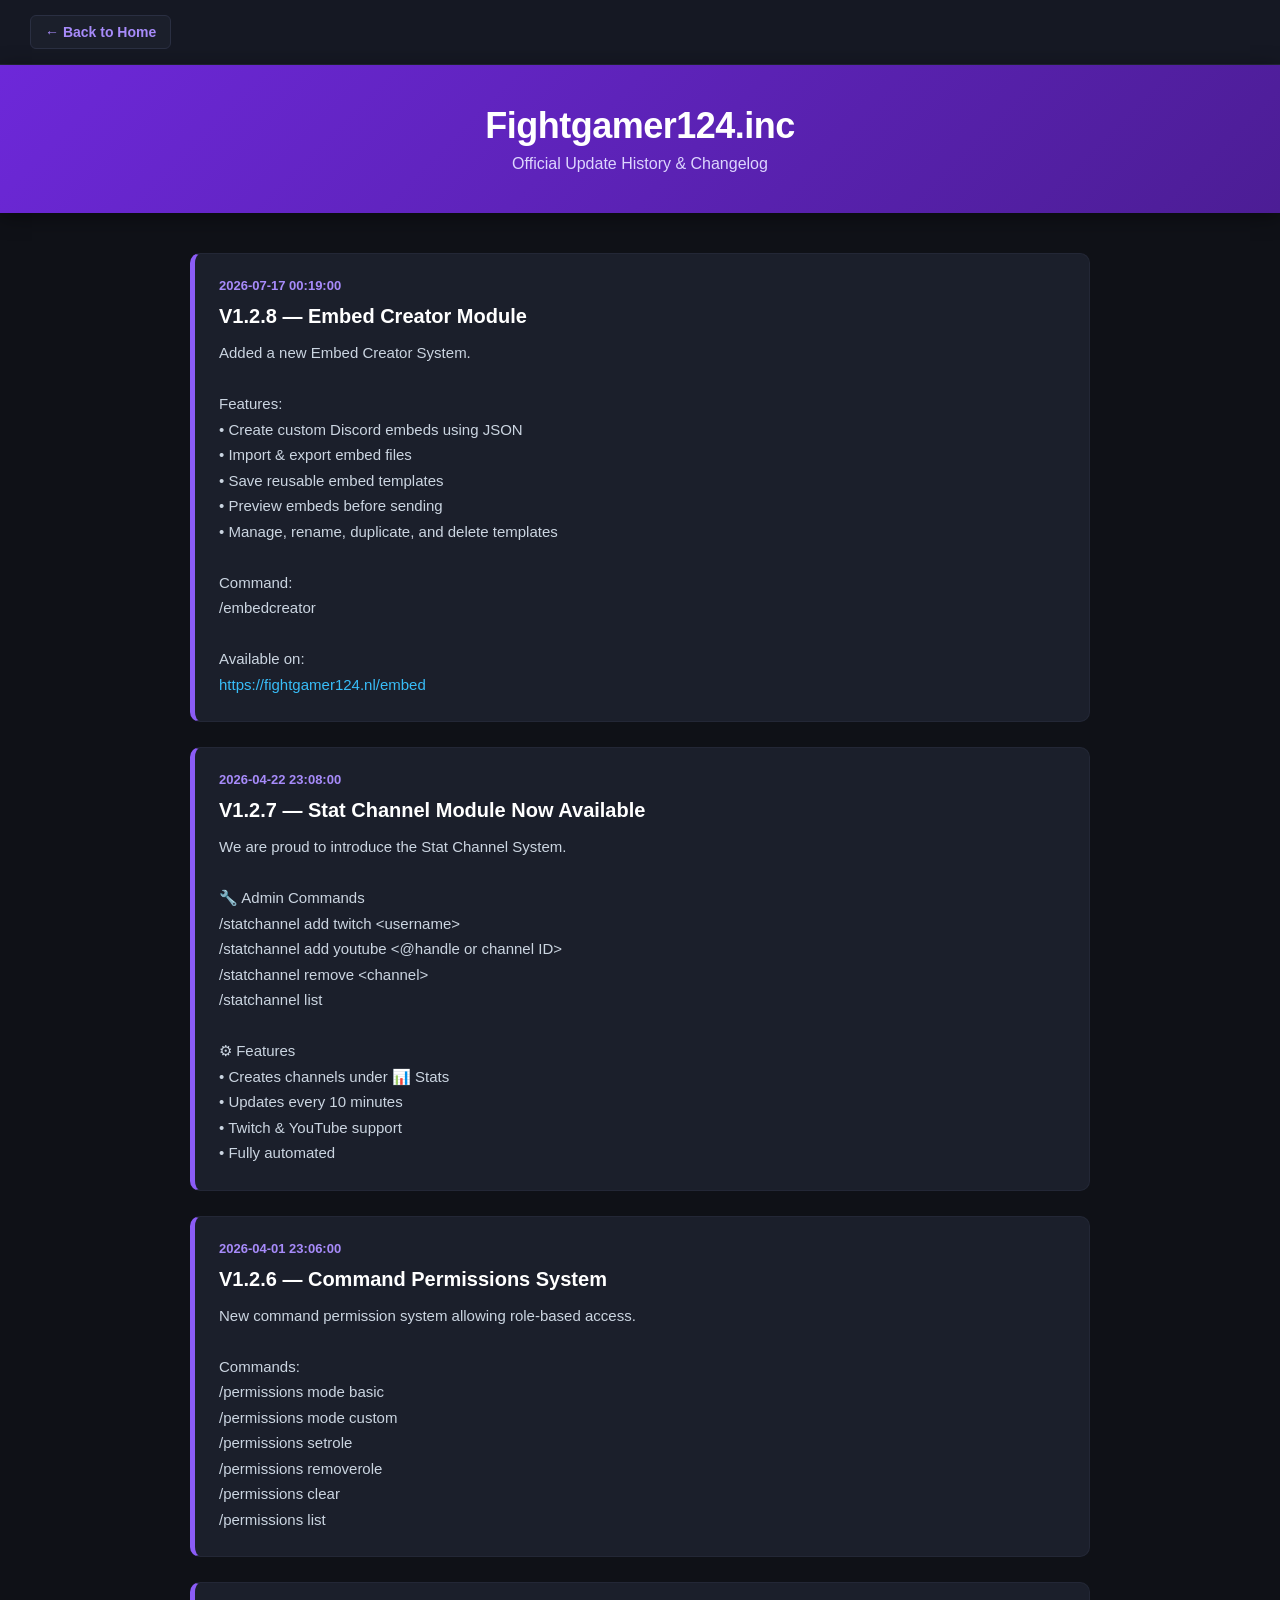
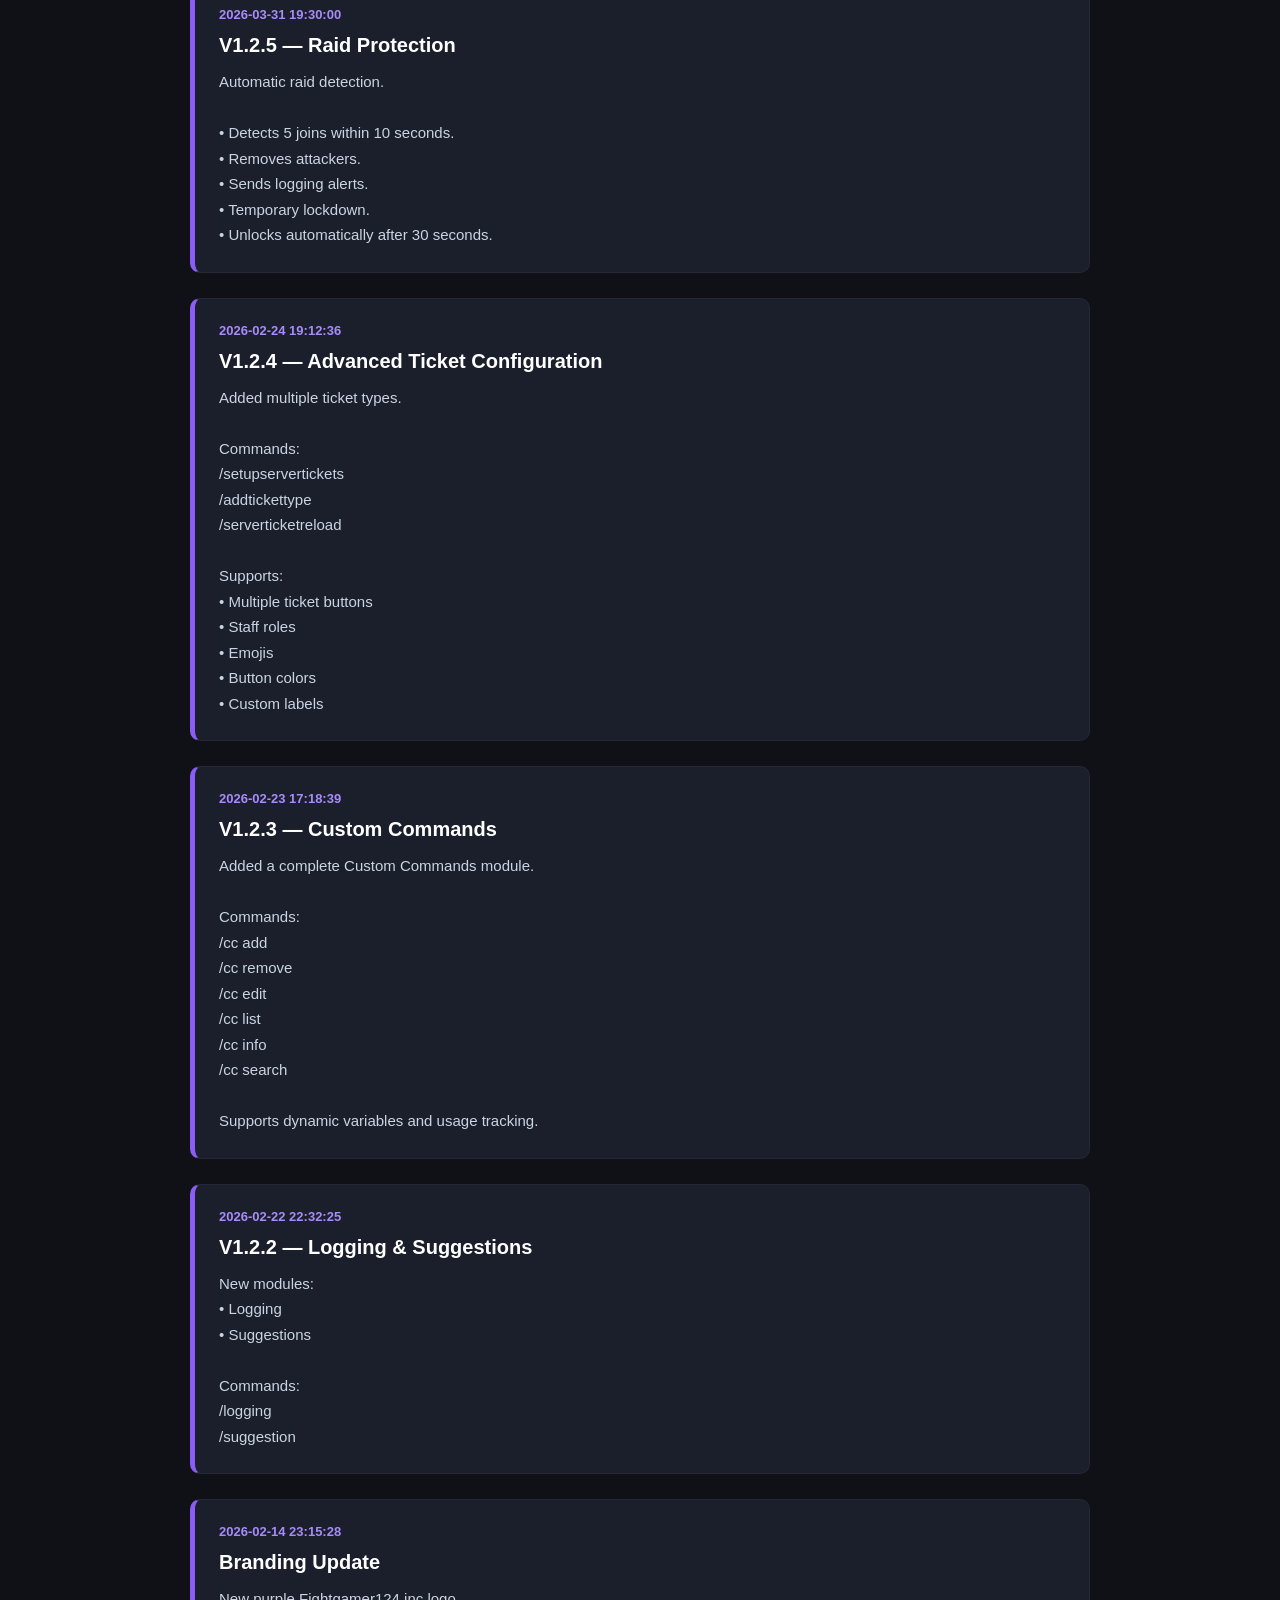
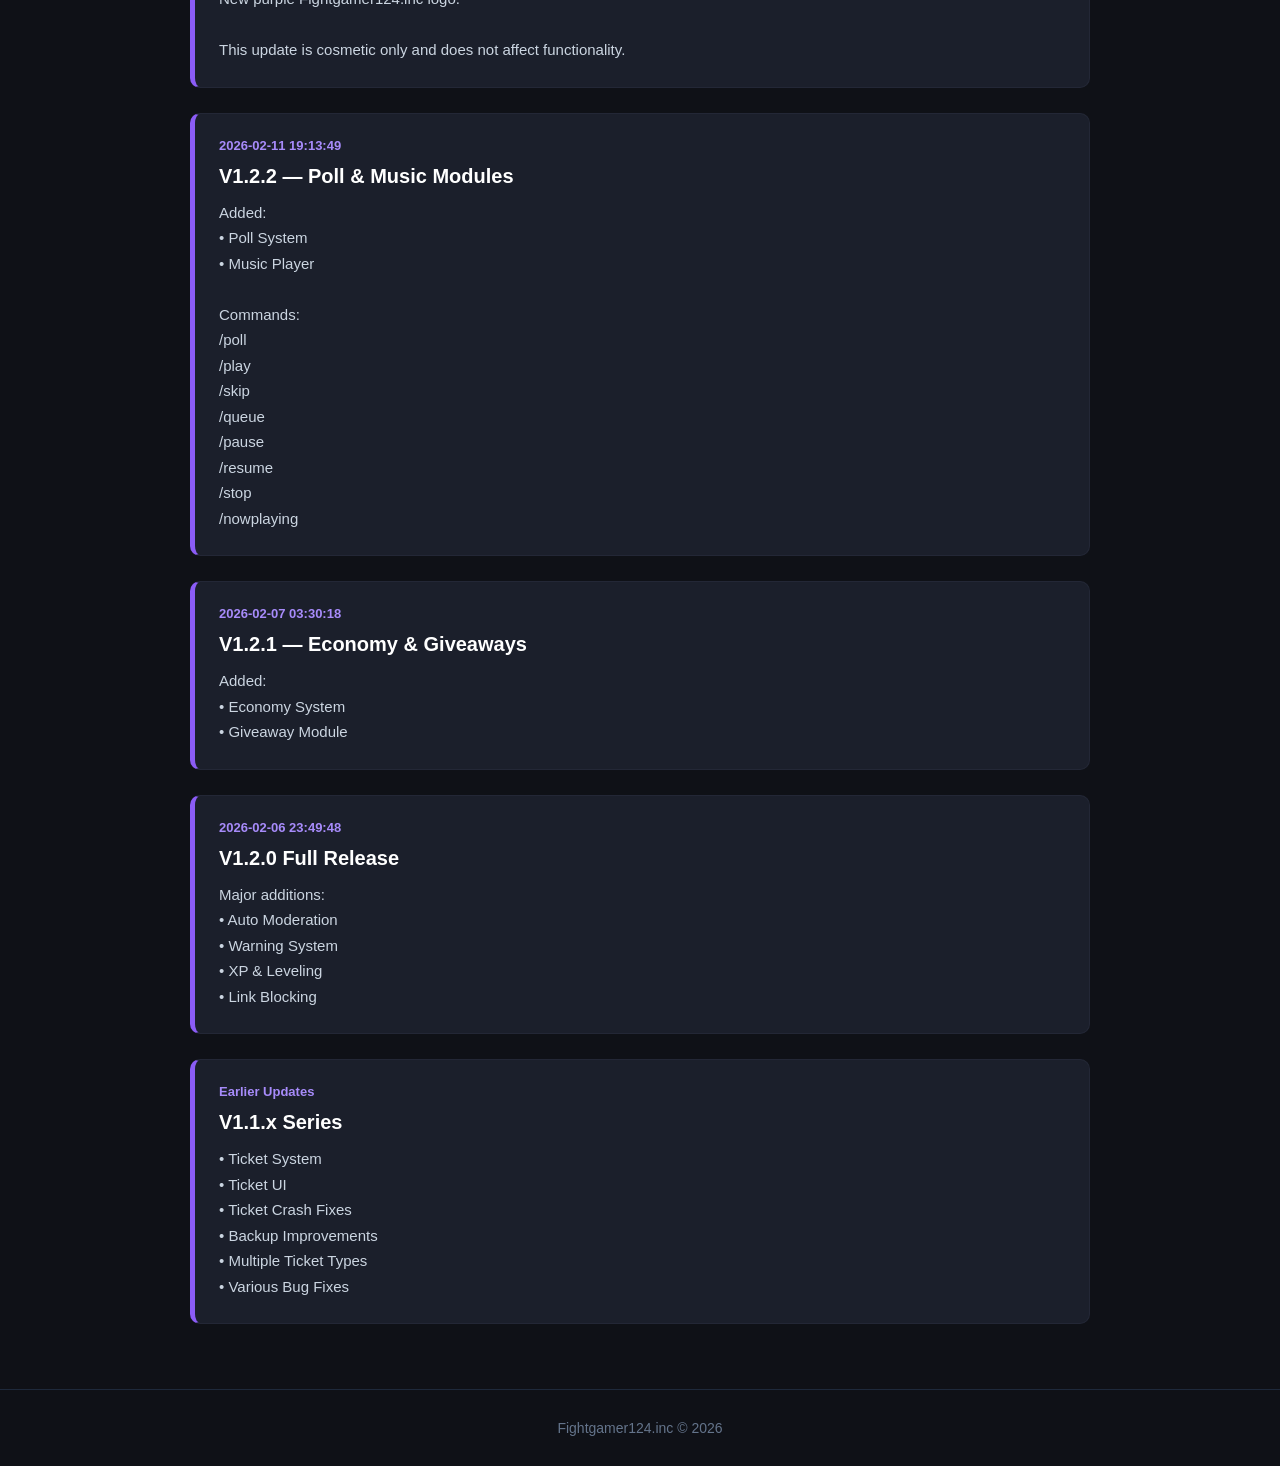
<file: update.html>
<!DOCTYPE html>
<html lang="en">
<head>
<meta charset="UTF-8">
<meta name="viewport" content="width=device-width, initial-scale=1.0">
<title>Fightgamer124.inc - Update History</title>

<style>
* {
    margin: 0;
    padding: 0;
    box-sizing: border-box;
    font-family: 'Segoe UI', Arial, sans-serif;
}

body {
    background: #0f1117;
    color: #fff;
    display: flex;
    flex-direction: column;
    min-height: 100vh;
}

/* Navigation & Header */
.top-nav {
    background: #151823;
    padding: 15px 30px;
    border-bottom: 1px solid #232736;
}

.back-button {
    display: inline-flex;
    align-items: center;
    gap: 8px;
    color: #a78bfa;
    text-decoration: none;
    font-size: 14px;
    font-weight: 600;
    padding: 8px 14px;
    background: #1b1f2b;
    border: 1px solid #2a2f42;
    border-radius: 6px;
    transition: all 0.2s ease;
}

.back-button:hover {
    background: #6d28d9;
    color: #fff;
    border-color: #6d28d9;
    transform: translateX(-3px);
}

header {
    background: linear-gradient(135deg, #6d28d9 0%, #4c1d95 100%);
    padding: 40px 20px;
    text-align: center;
    box-shadow: 0 4px 20px rgba(0, 0, 0, 0.4);
}

header h1 {
    font-size: 36px;
    font-weight: 700;
    letter-spacing: -0.5px;
}

header p {
    margin-top: 8px;
    color: #ddd6fe;
    font-size: 16px;
}

/* Layout Container */
.container {
    width: 90%;
    max-width: 900px;
    margin: 40px auto;
    flex: 1;
}

/* Update Card Styles */
.update {
    background: #1b1f2b;
    border: 1px solid #232736;
    border-left: 5px solid #8b5cf6;
    padding: 24px;
    margin-bottom: 25px;
    border-radius: 10px;
    transition: all 0.25s ease-in-out;
}

.update:hover {
    transform: translateY(-3px);
    border-color: #3b82f6;
    border-left-color: #a78bfa;
    box-shadow: 0 10px 25px rgba(0, 0, 0, 0.35);
}

.update-header {
    display: flex;
    justify-content: space-between;
    align-items: center;
    margin-bottom: 12px;
    flex-wrap: wrap;
    gap: 8px;
}

.date {
    color: #a78bfa;
    font-size: 13px;
    font-weight: 600;
}

.subject {
    font-size: 20px;
    font-weight: 700;
    color: #fff;
    margin-bottom: 12px;
}

.content {
    color: #cbd5e1;
    line-height: 1.7;
    font-size: 15px;
    white-space: pre-wrap;
}

.content a {
    color: #38bdf8;
    text-decoration: none;
}

.content a:hover {
    text-decoration: underline;
}

/* Footer */
footer {
    text-align: center;
    padding: 30px;
    color: #64748b;
    font-size: 14px;
    border-top: 1px solid #1e293b;
    margin-top: auto;
}
</style>
</head>
<body>

<nav class="top-nav">
    <a href="/" class="back-button">← Back to Home</a>
</nav>

<header>
    <h1>Fightgamer124.inc</h1>
    <p>Official Update History & Changelog</p>
</header>

<div class="container">

<div class="update">
    <div class="update-header">
        <div class="date">2026-07-17 00:19:00</div>
    </div>
    <div class="subject">V1.2.8 — Embed Creator Module</div>
    <div class="content">Added a new Embed Creator System.

Features:
• Create custom Discord embeds using JSON
• Import & export embed files
• Save reusable embed templates
• Preview embeds before sending
• Manage, rename, duplicate, and delete templates

Command:
/embedcreator

Available on:
<a href="https://fightgamer124.nl/embed" target="_blank">https://fightgamer124.nl/embed</a></div>
</div>

<div class="update">
    <div class="update-header">
        <div class="date">2026-04-22 23:08:00</div>
    </div>
    <div class="subject">V1.2.7 — Stat Channel Module Now Available</div>
    <div class="content">We are proud to introduce the Stat Channel System.

🔧 Admin Commands
/statchannel add twitch &lt;username&gt;
/statchannel add youtube &lt;@handle or channel ID&gt;
/statchannel remove &lt;channel&gt;
/statchannel list

⚙ Features
• Creates channels under 📊 Stats
• Updates every 10 minutes
• Twitch & YouTube support
• Fully automated</div>
</div>

<div class="update">
    <div class="update-header">
        <div class="date">2026-04-01 23:06:00</div>
    </div>
    <div class="subject">V1.2.6 — Command Permissions System</div>
    <div class="content">New command permission system allowing role-based access.

Commands:
/permissions mode basic
/permissions mode custom
/permissions setrole
/permissions removerole
/permissions clear
/permissions list</div>
</div>

<div class="update">
    <div class="update-header">
        <div class="date">2026-03-31 19:30:00</div>
    </div>
    <div class="subject">V1.2.5 — Raid Protection</div>
    <div class="content">Automatic raid detection.

• Detects 5 joins within 10 seconds.
• Removes attackers.
• Sends logging alerts.
• Temporary lockdown.
• Unlocks automatically after 30 seconds.</div>
</div>

<div class="update">
    <div class="update-header">
        <div class="date">2026-02-24 19:12:36</div>
    </div>
    <div class="subject">V1.2.4 — Advanced Ticket Configuration</div>
    <div class="content">Added multiple ticket types.

Commands:
/setupservertickets
/addtickettype
/serverticketreload

Supports:
• Multiple ticket buttons
• Staff roles
• Emojis
• Button colors
• Custom labels</div>
</div>

<div class="update">
    <div class="update-header">
        <div class="date">2026-02-23 17:18:39</div>
    </div>
    <div class="subject">V1.2.3 — Custom Commands</div>
    <div class="content">Added a complete Custom Commands module.

Commands:
/cc add
/cc remove
/cc edit
/cc list
/cc info
/cc search

Supports dynamic variables and usage tracking.</div>
</div>

<div class="update">
    <div class="update-header">
        <div class="date">2026-02-22 22:32:25</div>
    </div>
    <div class="subject">V1.2.2 — Logging & Suggestions</div>
    <div class="content">New modules:
• Logging
• Suggestions

Commands:
/logging
/suggestion</div>
</div>

<div class="update">
    <div class="update-header">
        <div class="date">2026-02-14 23:15:28</div>
    </div>
    <div class="subject">Branding Update</div>
    <div class="content">New purple Fightgamer124.inc logo.

This update is cosmetic only and does not affect functionality.</div>
</div>

<div class="update">
    <div class="update-header">
        <div class="date">2026-02-11 19:13:49</div>
    </div>
    <div class="subject">V1.2.2 — Poll & Music Modules</div>
    <div class="content">Added:
• Poll System
• Music Player

Commands:
/poll
/play
/skip
/queue
/pause
/resume
/stop
/nowplaying</div>
</div>

<div class="update">
    <div class="update-header">
        <div class="date">2026-02-07 03:30:18</div>
    </div>
    <div class="subject">V1.2.1 — Economy & Giveaways</div>
    <div class="content">Added:
• Economy System
• Giveaway Module</div>
</div>

<div class="update">
    <div class="update-header">
        <div class="date">2026-02-06 23:49:48</div>
    </div>
    <div class="subject">V1.2.0 Full Release</div>
    <div class="content">Major additions:
• Auto Moderation
• Warning System
• XP & Leveling
• Link Blocking</div>
</div>

<div class="update">
    <div class="update-header">
        <div class="date">Earlier Updates</div>
    </div>
    <div class="subject">V1.1.x Series</div>
    <div class="content">• Ticket System
• Ticket UI
• Ticket Crash Fixes
• Backup Improvements
• Multiple Ticket Types
• Various Bug Fixes</div>
</div>

</div>

<footer>
Fightgamer124.inc © 2026
</footer>

</body>
</html>
</file>
<file: style.css>
/* ==========================================================================
   Reset & CSS Custom Properties
   ========================================================================== */
:root {
  --bg-primary: #0b0e14;
  --bg-secondary: #131722;
  --bg-tertiary: #1c2130;
  
  --accent-primary: #5865f2;
  --accent-hover: #4752c4;
  --accent-light: rgba(88, 101, 242, 0.15);
  
  --text-main: #f0f3f8;
  --text-muted: #949ba4;
  
  --status-online: #23a55a;
  --border-color: rgba(255, 255, 255, 0.08);
  --radius-sm: 6px;
  --radius-md: 12px;
  --radius-lg: 16px;
  --transition: all 0.25s cubic-bezier(0.4, 0, 0.2, 1);
}

* {
  margin: 0;
  padding: 0;
  box-sizing: border-box;
  font-family: 'Inter', system-ui, -apple-system, sans-serif;
}

html {
  scroll-behavior: smooth;
}

body {
  background-color: var(--bg-primary);
  color: var(--text-main);
  line-height: 1.6;
  min-height: 100vh;
  overflow-x: hidden;
}

a {
  color: var(--accent-primary);
  text-decoration: none;
  transition: var(--transition);
}

a:hover {
  color: #7983f5;
}

/* ==========================================================================
   Background FX
   ========================================================================== */
.background-grid {
  position: fixed;
  inset: 0;
  background-image: 
    linear-gradient(to right, rgba(255, 255, 255, 0.03) 1px, transparent 1px),
    linear-gradient(to bottom, rgba(255, 255, 255, 0.03) 1px, transparent 1px);
  background-size: 32px 32px;
  mask-image: radial-gradient(circle at 50% 30%, black 40%, transparent 80%);
  -webkit-mask-image: radial-gradient(circle at 50% 30%, black 40%, transparent 80%);
  z-index: -1;
  pointer-events: none;
}

.background-glow {
  position: fixed;
  top: -10%;
  left: 50%;
  transform: translateX(-50%);
  width: 1000px;
  height: 600px;
  background: radial-gradient(circle, rgba(88, 101, 242, 0.12) 0%, transparent 70%);
  z-index: -2;
  pointer-events: none;
}

/* Collapsible Command Category Styles */
.command-category {
  background: rgba(255, 255, 255, 0.03);
  border: 1px solid rgba(255, 255, 255, 0.08);
  border-radius: 8px;
  margin-bottom: 0.75rem;
  overflow: hidden;
  transition: background-color 0.2s ease;
}

.command-category[open] {
  background: rgba(255, 255, 255, 0.01);
}

.category-title {
  padding: 1rem 1.25rem;
  font-weight: 600;
  font-size: 1.1rem;
  cursor: pointer;
  display: flex;
  justify-content: space-between;
  align-items: center;
  user-select: none;
}

.category-title:hover {
  background: rgba(255, 255, 255, 0.05);
}

.cmd-count {
  font-size: 0.85rem;
  opacity: 0.6;
  font-weight: 400;
}

.command-category .command-grid {
  padding: 1rem 1.25rem 1.25rem;
}


/* ==========================================================================
   Navbar
   ========================================================================== */
.navbar {
  display: flex;
  justify-content: space-between;
  align-items: center;
  padding: 1.25rem 2rem;
  background-color: rgba(11, 14, 20, 0.85);
  backdrop-filter: blur(12px);
  -webkit-backdrop-filter: blur(12px);
  border-bottom: 1px solid var(--border-color);
  position: sticky;
  top: 0;
  z-index: 1000;
}

.logo {
  display: flex;
  align-items: center;
  gap: 0.75rem;
  font-weight: 700;
  font-size: 1.15rem;
  color: var(--text-main);
}

.logo img {
  width: 36px;
  height: 36px;
  border-radius: 50%;
  transition: var(--transition);
}

.logo:hover img {
  transform: scale(1.08) rotate(-4deg);
}

.nav-menu {
  display: flex;
  align-items: center;
  gap: 2rem;
}

.nav-links {
  display: flex;
  gap: 1.75rem;
}

.nav-links a {
  color: var(--text-muted);
  font-weight: 500;
  font-size: 0.95rem;
}

.nav-links a:hover {
  color: var(--text-main);
}

.menu-toggle {
  display: none;
  background: none;
  border: none;
  color: var(--text-main);
  font-size: 1.75rem;
  cursor: pointer;
}

/* ==========================================================================
   Buttons & UI Elements
   ========================================================================== */
.primary-button {
  padding: 0.75rem 1.5rem;
  background-color: var(--accent-primary);
  color: #ffffff;
  border: none;
  border-radius: var(--radius-sm);
  font-weight: 600;
  font-size: 0.95rem;
  cursor: pointer;
  transition: var(--transition);
  box-shadow: 0 4px 14px rgba(88, 101, 242, 0.3);
  display: inline-flex;
  align-items: center;
  justify-content: center;
}

.primary-button:hover {
  background-color: var(--accent-hover);
  transform: translateY(-2px);
  box-shadow: 0 6px 20px rgba(88, 101, 242, 0.4);
}

.primary-button:disabled {
  opacity: 0.5;
  cursor: not-allowed;
  transform: none !important;
  box-shadow: none !important;
}

.secondary-button {
  padding: 0.75rem 1.5rem;
  background-color: rgba(255, 255, 255, 0.05);
  color: var(--text-main);
  border: 1px solid var(--border-color);
  border-radius: var(--radius-sm);
  font-weight: 600;
  font-size: 0.95rem;
  cursor: pointer;
  transition: var(--transition);
  display: inline-flex;
  align-items: center;
  justify-content: center;
}

.secondary-button:hover {
  background-color: rgba(255, 255, 255, 0.1);
  border-color: rgba(255, 255, 255, 0.2);
  transform: translateY(-2px);
}

.badge {
  display: inline-flex;
  align-items: center;
  padding: 0.35rem 0.85rem;
  background-color: var(--accent-light);
  border: 1px solid rgba(88, 101, 242, 0.3);
  border-radius: 20px;
  font-size: 0.85rem;
  font-weight: 600;
  color: #7983f5;
  margin-bottom: 1.25rem;
}

/* Status Indicators */
.dot {
  width: 10px;
  height: 10px;
  border-radius: 50%;
  background-color: var(--status-online);
  position: relative;
}

.dot::after {
  content: '';
  position: absolute;
  inset: 0;
  border-radius: 50%;
  background-color: inherit;
  animation: pulse 2s infinite;
}

@keyframes pulse {
  0% { transform: scale(1); opacity: 0.8; }
  100% { transform: scale(2.5); opacity: 0; }
}

/* ==========================================================================
   Hero Section
   ========================================================================== */
.hero {
  display: grid;
  grid-template-columns: 1.1fr 0.9fr;
  align-items: center;
  gap: 4rem;
  padding: 6rem 2rem;
  max-width: 1200px;
  margin: 0 auto;
}

.hero-left h1 {
  font-size: 3.25rem;
  font-weight: 800;
  line-height: 1.15;
  letter-spacing: -0.02em;
  margin-bottom: 1.25rem;
}

.hero-left p {
  font-size: 1.125rem;
  color: var(--text-muted);
  margin-bottom: 2rem;
  max-width: 520px;
}

.hero-buttons {
  display: flex;
  gap: 1rem;
  margin-bottom: 2rem;
}

.status-inline {
  display: inline-flex;
  align-items: center;
  gap: 0.75rem;
  padding: 0.75rem 1.25rem;
  background-color: var(--bg-secondary);
  border: 1px solid var(--border-color);
  border-radius: var(--radius-md);
  font-size: 0.875rem;
}

#statusText {
  font-weight: 600;
  color: var(--text-main);
}

#uptimeText {
  color: var(--text-muted);
  font-size: 0.8rem;
}

/* Dashboard Panel Card */
.dashboard-card {
  background-color: var(--bg-secondary);
  border: 1px solid var(--border-color);
  border-radius: var(--radius-lg);
  padding: 1.75rem;
  box-shadow: 0 20px 40px rgba(0, 0, 0, 0.4);
  width: 100%;
}

.dashboard-top {
  display: flex;
  justify-content: space-between;
  align-items: center;
  margin-bottom: 1.5rem;
  padding-bottom: 1rem;
  border-bottom: 1px solid var(--border-color);
}

.dashboard-title {
  font-size: 1.1rem;
  font-weight: 700;
}

.online-pill {
  display: flex;
  align-items: center;
  gap: 0.5rem;
  font-size: 0.85rem;
  font-weight: 600;
  color: var(--status-online);
  background-color: rgba(35, 165, 90, 0.1);
  padding: 0.25rem 0.75rem;
  border-radius: 12px;
}

.dashboard-content {
  display: flex;
  flex-direction: column;
  gap: 1rem;
}

.metric {
  display: flex;
  justify-content: space-between;
  align-items: center;
  padding: 0.5rem 0;
}

.metric span {
  color: var(--text-muted);
  font-size: 0.95rem;
}

.metric strong {
  font-weight: 600;
  color: var(--text-main);
}

/* ==========================================================================
   Features Section
   ========================================================================== */
.features {
  padding: 6rem 2rem;
  max-width: 1200px;
  margin: 0 auto;
}

.features h2 {
  text-align: center;
  font-size: 2.25rem;
  font-weight: 800;
  margin-bottom: 3rem;
  letter-spacing: -0.01em;
}

.feature-grid {
  display: grid;
  grid-template-columns: repeat(auto-fit, minmax(260px, 1fr));
  gap: 1.5rem;
}

.feature-card {
  background-color: var(--bg-secondary);
  border: 1px solid var(--border-color);
  padding: 2rem;
  border-radius: var(--radius-md);
  transition: var(--transition);
}

.feature-card:hover {
  transform: translateY(-4px);
  border-color: rgba(88, 101, 242, 0.4);
  box-shadow: 0 12px 24px rgba(0, 0, 0, 0.3);
}

.feature-card h3 {
  font-size: 1.25rem;
  font-weight: 700;
  margin-bottom: 0.75rem;
}

.feature-card p {
  color: var(--text-muted);
  font-size: 0.95rem;
  line-height: 1.6;
}

/* ==========================================================================
   Status Section
   ========================================================================== */
.status-section {
  padding: 4rem 2rem;
  max-width: 1200px;
  margin: 0 auto;
  text-align: center;
}

.status-section h2 {
  font-size: 2rem;
  font-weight: 800;
  margin-bottom: 2rem;
}

.status-card {
  background-color: var(--bg-secondary);
  border: 1px solid var(--border-color);
  padding: 2.5rem;
  border-radius: var(--radius-lg);
  max-width: 600px;
  margin: 0 auto;
}

.status-header {
  display: flex;
  align-items: center;
  justify-content: center;
  gap: 1.25rem;
  text-align: left;
}

.status-header h3 {
  font-size: 1.2rem;
  font-weight: 700;
}

.status-header p {
  color: var(--text-muted);
  font-size: 0.9rem;
}

/* ==========================================================================
   FAQ Section
   ========================================================================== */
.faq {
  padding: 6rem 2rem;
  max-width: 800px;
  margin: 0 auto;
}

.faq h2 {
  text-align: center;
  font-size: 2.25rem;
  font-weight: 800;
  margin-bottom: 3rem;
}

.faq-item {
  background-color: var(--bg-secondary);
  border: 1px solid var(--border-color);
  border-radius: var(--radius-md);
  padding: 1.5rem 1.75rem;
  margin-bottom: 1.25rem;
}

.faq-item h3 {
  font-size: 1.1rem;
  font-weight: 600;
  margin-bottom: 0.5rem;
}

.faq-item p {
  color: var(--text-muted);
  font-size: 0.95rem;
}

.faq-item code {
  background-color: var(--bg-tertiary);
  padding: 0.2rem 0.4rem;
  border-radius: 4px;
  font-size: 0.85rem;
  color: #7983f5;
}

/* ==========================================================================
   Footer
   ========================================================================== */
footer {
  padding: 3rem 2rem;
  text-align: center;
  font-size: 0.9rem;
  color: var(--text-muted);
  border-top: 1px solid var(--border-color);
  background-color: var(--bg-primary);
}

.footer-links {
  display: flex;
  justify-content: center;
  gap: 2rem;
  margin-bottom: 1.5rem;
}

.footer-links a {
  color: var(--text-muted);
  font-weight: 500;
}

.footer-links a:hover {
  color: var(--text-main);
}

/* ==========================================================================
   Modal Overlay
   ========================================================================== */
.modal {
  position: fixed;
  inset: 0;
  background-color: rgba(0, 0, 0, 0.75);
  backdrop-filter: blur(8px);
  -webkit-backdrop-filter: blur(8px);
  display: flex;
  align-items: center;
  justify-content: center;
  z-index: 1001;
  padding: 1rem;
}

.modal-card {
  background-color: var(--bg-secondary);
  border: 1px solid var(--border-color);
  padding: 2.25rem;
  border-radius: var(--radius-lg);
  max-width: 480px;
  width: 100%;
  box-shadow: 0 25px 50px -12px rgba(0, 0, 0, 0.5);
}

.modal-card h2 {
  font-size: 1.5rem;
  font-weight: 700;
  margin-bottom: 1rem;
}

.modal-card p {
  color: var(--text-muted);
  font-size: 0.95rem;
  margin-bottom: 1.5rem;
}

.checkbox {
  display: flex;
  align-items: flex-start;
  gap: 0.75rem;
  margin-bottom: 1.75rem;
  cursor: pointer;
}

.checkbox input {
  margin-top: 0.25rem;
  accent-color: var(--accent-primary);
  width: 16px;
  height: 16px;
}

.checkbox span {
  font-size: 0.9rem;
  color: var(--text-muted);
}

.modal-buttons {
  display: flex;
  justify-content: flex-end;
  gap: 0.75rem;
}

.hidden {
  display: none !important;
}

.site-section {
    max-width: 900px;
    margin: 4rem auto;
    padding: 0 1.5rem;
  }

  .section-title {
    font-size: 1.75rem;
    font-weight: 800;
    color: #FFFFFF;
    margin-bottom: 0.5rem;
    letter-spacing: -0.01em;
  }

  .section-desc {
    color: var(--text-muted, #9CA3AF);
    margin-bottom: 2rem;
    font-size: 0.95rem;
  }

  /* 1. COMMAND SHOWCASE */
  .command-controls {
    display: flex;
    gap: 1rem;
    margin-bottom: 1.5rem;
    flex-wrap: wrap;
  }

  .search-input {
    flex: 1;
    min-width: 240px;
    background: var(--bg-card, #151921);
    border: 1px solid var(--border, rgba(255, 255, 255, 0.08));
    padding: 0.75rem 1rem;
    border-radius: var(--radius-md, 12px);
    color: var(--text-main, #F3F4F6);
    font-size: 0.9rem;
    outline: none;
  }

  .search-input:focus {
    border-color: var(--primary, #7C3AED);
  }

  .command-grid {
    display: grid;
    grid-template-columns: repeat(auto-fill, minmax(260px, 1fr));
    gap: 1rem;
  }

  .command-card {
    background: var(--bg-card, #151921);
    border: 1px solid var(--border, rgba(255, 255, 255, 0.08));
    border-radius: var(--radius-md, 12px);
    padding: 1.25rem;
    transition: transform 0.2s ease, border-color 0.2s ease;
  }

  .command-card:hover {
    transform: translateY(-2px);
    border-color: rgba(124, 58, 237, 0.4);
  }

  .command-name {
    font-family: monospace;
    font-size: 1rem;
    color: #A5B4FC;
    font-weight: 700;
    margin-bottom: 0.4rem;
  }

  .command-desc {
    font-size: 0.875rem;
    color: var(--text-muted, #9CA3AF);
    line-height: 1.4;
  }

  .command-badge {
    display: inline-block;
    margin-top: 0.75rem;
    font-size: 0.75rem;
    padding: 0.2rem 0.5rem;
    background: rgba(124, 58, 237, 0.15);
    color: #C4B5FD;
    border-radius: 4px;
    font-weight: 600;
  }

  /* 3. FAQ ACCORDION */
  .faq-list {
    display: flex;
    flex-direction: column;
    gap: 1rem;
  }

  .faq-item {
    background: var(--bg-card, #151921);
    border: 1px solid var(--border, rgba(255, 255, 255, 0.08));
    border-radius: var(--radius-md, 12px);
    overflow: hidden;
  }

  .faq-item details summary {
    padding: 1.25rem;
    font-weight: 600;
    color: #FFFFFF;
    cursor: pointer;
    list-style: none;
    display: flex;
    justify-content: space-between;
    align-items: center;
  }

  .faq-item details summary::-webkit-details-marker {
    display: none;
  }

  .faq-item details summary::after {
    content: '+';
    font-size: 1.25rem;
    color: var(--primary, #7C3AED);
    transition: transform 0.2s ease;
  }

  .faq-item details[open] summary::after {
    content: '−';
  }

  .faq-content {
    padding: 0 1.25rem 1.25rem 1.25rem;
    color: var(--text-muted, #9CA3AF);
    font-size: 0.925rem;
    border-top: 1px solid rgba(255, 255, 255, 0.04);
    margin-top: -0.25rem;
    padding-top: 1rem;
  }

  /* 5. COMMUNITY & SUPPORT LINKS */
  .support-box {
    background: linear-gradient(135deg, #151921 0%, #1E1B4B 100%);
    border: 1px solid rgba(124, 58, 237, 0.3);
    border-radius: var(--radius-lg, 16px);
    padding: 2.5rem 2rem;
    text-align: center;
  }

  .support-buttons {
    display: flex;
    justify-content: center;
    gap: 1rem;
    flex-wrap: wrap;
    margin-top: 1.5rem;
  }

  .btn {
    display: inline-flex;
    align-items: center;
    gap: 0.5rem;
    padding: 0.75rem 1.5rem;
    border-radius: 8px;
    font-weight: 600;
    font-size: 0.95rem;
    text-decoration: none;
    transition: all 0.2s ease;
  }

  .btn-primary {
    background-color: var(--primary, #7C3AED);
    color: #FFFFFF;
  }

  .btn-primary:hover {
    background-color: #6D28D9;
    transform: translateY(-1px);
  }

  .btn-secondary {
    background: rgba(255, 255, 255, 0.06);
    color: var(--text-main, #F3F4F6);
    border: 1px solid var(--border, rgba(255, 255, 255, 0.08));
  }

  .btn-secondary:hover {
    background: rgba(255, 255, 255, 0.1);
  }

/* ==========================================================================
   Responsive Styles
   ========================================================================== */
@media (max-width: 900px) {
  .hero {
    grid-template-columns: 1fr;
    text-align: center;
    padding: 4rem 1.5rem;
    gap: 3rem;
  }

  .hero-left p {
    margin-left: auto;
    margin-right: auto;
  }

  .hero-buttons {
    justify-content: center;
  }

  .status-inline {
    justify-content: center;
  }
}

@media (max-width: 768px) {
  .navbar {
    padding: 1rem 1.5rem;
  }

  .menu-toggle {
    display: block;
  }

  .nav-menu {
    display: none;
    position: absolute;
    top: 100%;
    left: 0;
    width: 100%;
    background-color: var(--bg-secondary);
    padding: 1.5rem;
    flex-direction: column;
    border-bottom: 1px solid var(--border-color);
    box-shadow: 0 10px 25px rgba(0, 0, 0, 0.5);
  }

  .nav-menu.active {
    display: flex;
  }

  .nav-links {
    width: 100%;
    flex-direction: column;
    align-items: center;
    gap: 1rem;
  }

  .nav-links a {
    width: 100%;
    text-align: center;
    padding: 0.5rem;
  }

  #inviteTop {
    width: 100%;
  }

  .hero-left h1 {
    font-size: 2.25rem;
  }

  .hero-buttons {
    flex-direction: column;
  }

  .hero-buttons button,
  .hero-buttons a {
    width: 100%;
  }

  .feature-grid {
    grid-template-columns: 1fr;
  }

  .modal-buttons {
    flex-direction: column;
  }

  .modal-buttons button {
    width: 100%;
  }

  
}


/* ==========================================================================
   Projects & Nova Music showcase
   ========================================================================== */
.projects-preview { max-width: 1100px; }
.project-card {
  display: grid;
  grid-template-columns: minmax(240px, .85fr) 1.15fr;
  overflow: hidden;
  background: var(--bg-secondary);
  border: 1px solid var(--border-color);
  border-radius: var(--radius-lg);
  transition: var(--transition);
}
.project-card:hover { border-color: rgba(88,101,242,.45); transform: translateY(-3px); }
.project-art {
  min-height: 260px; display: flex; flex-direction: column; align-items: center; justify-content: center;
  gap: .25rem; position: relative; overflow: hidden;
  background: radial-gradient(ellipse at 50% 45%, rgba(91,72,255,.38), transparent 58%), #070910;
  border-right: 1px solid var(--border-color);
}
.project-art::before { content: ""; position: absolute; inset: 0; background: repeating-linear-gradient(135deg, transparent 0 18px, rgba(255,255,255,.025) 18px 19px); }
.project-monogram { font-size: 6rem; line-height: .95; font-weight: 800; color: #e7e9ff; text-shadow: 0 0 18px #7467ff, 0 0 42px #5865f2; }
.project-note { position: absolute; top: 18%; right: 25%; font-size: 2.4rem; color: #b8b1ff; text-shadow: 0 0 18px #8d70ff; }
.project-art span { letter-spacing: .35em; font-size: .72rem; color: #c7c9e9; }
.project-copy { padding: 2rem; align-self: center; }
.project-kicker { color: #9da5ff; font-size: .75rem; letter-spacing: .13em; font-weight: 700; }
.project-copy h3 { font-size: 1.8rem; margin: .5rem 0; }
.project-copy p { color: var(--text-muted); margin-bottom: 1.25rem; }
.project-copy .primary-button { color: white; }
@media (max-width: 650px) {
  .project-card { grid-template-columns: 1fr; }
  .project-art { min-height: 210px; border-right: 0; border-bottom: 1px solid var(--border-color); }
  .project-copy { padding: 1.5rem; }
}
</file>
<file: embed.css>
:root {
    --bg-app: #1e1f22;
    --bg-card: #2b2d31;
    --bg-secondary: #313338;
    --bg-input: #1e1f22;
    --border-subtle: #3f4147;
    --border-focus: #5865f2;
    
    --accent: #5865f2;
    --accent-hover: #4752c4;
    --success: #248046;
    --success-hover: #1a5c32;
    --danger: #da373c;
    --danger-hover: #a1282c;
    --secondary-btn: #4e5058;
    --secondary-btn-hover: #6d6f78;
    
    --text-primary: #f2f3f5;
    --text-secondary: #b5bac1;
    --text-muted: #949ba4;
    
    --font-main: 'Inter', -apple-system, BlinkMacSystemFont, "Segoe UI", Roboto, Helvetica, Arial, sans-serif;
    --font-code: 'Consolas', 'Courier New', monospace;
}

* { 
    box-sizing: border-box; 
    margin: 0; 
    padding: 0; 
    font-family: var(--font-main); 
}

body { 
    background: var(--bg-app); 
    color: var(--text-primary); 
    display: flex; 
    flex-direction: column; 
    min-height: 100vh;
    -webkit-font-smoothing: antialiased;
}

/* Custom Scrollbars */
::-webkit-scrollbar { width: 8px; height: 8px; }
::-webkit-scrollbar-track { background: var(--bg-app); }
::-webkit-scrollbar-thumb { background: #1a1b1e; border-radius: 4px; }
::-webkit-scrollbar-thumb:hover { background: #111214; }

/* Top Navigation Header */
.topbar { 
    background: var(--bg-card); 
    padding: 0.75rem 1.75rem; 
    display: flex; 
    justify-content: space-between; 
    align-items: center; 
    border-bottom: 1px solid var(--border-subtle); 
    box-shadow: 0 2px 8px rgba(0, 0, 0, 0.2);
}

.brand { display: flex; align-items: center; gap: 0.75rem; }
.brand-title { font-size: 1.15rem; font-weight: 700; letter-spacing: -0.02em; color: #ffffff; }
.brand-title span { color: var(--accent); }
.badge { background: var(--accent); color: #fff; font-size: 0.65rem; padding: 0.15rem 0.45rem; border-radius: 4px; font-weight: 700; text-transform: uppercase; }
.top-actions { display: flex; gap: 0.6rem; }

/* Webhook Control Bar */
.webhook-bar { 
    background: var(--bg-secondary); 
    padding: 0.75rem 1.75rem; 
    display: flex; 
    gap: 0.75rem; 
    border-bottom: 1px solid var(--border-subtle); 
}

.input-wrapper {
    position: relative;
    flex: 1;
    display: flex;
    align-items: center;
}

.webhook-icon {
    position: absolute;
    left: 0.85rem;
    color: var(--text-muted);
}

.webhook-bar input { 
    padding-left: 2.5rem !important;
}

/* Layout Structure */
.layout { 
    display: grid; 
    grid-template-columns: 1.15fr 0.85fr; 
    gap: 1.75rem; 
    padding: 1.75rem; 
    flex: 1; 
    max-width: 1650px; 
    margin: 0 auto; 
    width: 100%; 
}

.panel-header { margin-bottom: 0.75rem; }
.panel-header h2 { font-size: 1.25rem; font-weight: 700; color: #fff; }
.panel-header p { font-size: 0.85rem; color: var(--text-muted); }

.editor-panel, .preview-panel { 
    background: var(--bg-card); 
    border-radius: 12px; 
    padding: 1.25rem; 
    border: 1px solid var(--border-subtle); 
    display: flex; 
    flex-direction: column; 
    gap: 1rem; 
    box-shadow: 0 4px 16px rgba(0, 0, 0, 0.15);
}

/* Accordions */
.accordion-section { 
    background: var(--bg-secondary); 
    border: 1px solid var(--border-subtle); 
    border-radius: 8px; 
    overflow: hidden; 
    transition: border-color 0.2s ease;
}

.accordion-header { 
    padding: 0.85rem 1rem; 
    cursor: pointer; 
    user-select: none; 
    display: flex; 
    justify-content: space-between; 
    align-items: center;
    background: var(--bg-secondary); 
    border-left: 3px solid transparent;
    transition: background 0.15s ease, border-color 0.15s ease;
}

.header-title { font-weight: 600; font-size: 0.925rem; color: var(--text-primary); }

.accordion-section[open] .accordion-header {
    border-left-color: var(--accent);
    background: #35373c;
}

.accordion-header:hover { background: #383a40; }

.accordion-body { 
    padding: 1.1rem; 
    display: flex; 
    flex-direction: column; 
    gap: 1rem; 
    background: var(--bg-card);
    border-top: 1px solid var(--border-subtle); 
}

/* Nested Sub-Accordions */
.nested-accordion { 
    background: var(--bg-secondary); 
    border: 1px solid var(--border-subtle); 
    border-radius: 6px; 
}

.nested-accordion summary { 
    padding: 0.65rem 0.9rem; 
    font-weight: 600; 
    cursor: pointer; 
    font-size: 0.85rem; 
    color: var(--text-secondary); 
}

.nested-accordion summary:hover { color: #fff; }

.nested-body { 
    padding: 1rem; 
    display: flex; 
    flex-direction: column; 
    gap: 0.75rem; 
    background: var(--bg-secondary);
    border-top: 1px solid var(--border-subtle); 
}

/* Form Controls */
label, .section-label {
    font-size: 0.75rem;
    font-weight: 700;
    text-transform: uppercase;
    letter-spacing: 0.04em;
    color: var(--text-muted);
}

input[type="text"], input[type="url"], textarea, select {
    background: var(--bg-input) !important; 
    border: 1px solid var(--border-subtle) !important; 
    color: var(--text-primary) !important; 
    padding: 0.65rem 0.85rem; 
    border-radius: 6px; 
    font-size: 0.875rem; 
    width: 100%;
    transition: border-color 0.15s ease, box-shadow 0.15s ease;
}

input::placeholder, textarea::placeholder { color: #6d727b !important; }

input:focus, textarea:focus, select:focus { 
    outline: none; 
    border-color: var(--accent) !important; 
    box-shadow: 0 0 0 2px rgba(88, 101, 242, 0.25);
}

textarea { resize: vertical; min-height: 85px; line-height: 1.4; }

.label-with-counter { display: flex; justify-content: space-between; align-items: center; }
.counter { font-size: 0.75rem; color: var(--text-muted); font-weight: 600; }

/* Dynamic Lists & Items */
.dynamic-list { display: flex; flex-direction: column; gap: 0.75rem; }

.field-item, .button-item { 
    background: var(--bg-app); 
    padding: 1rem; 
    border-radius: 6px; 
    border: 1px solid var(--border-subtle); 
    display: flex; 
    flex-direction: column; 
    gap: 0.6rem; 
    position: relative; 
}

.remove-btn { 
    position: absolute; 
    top: 0.5rem; 
    right: 0.6rem; 
    background: transparent; 
    border: none; 
    color: var(--danger); 
    cursor: pointer; 
    font-size: 1.25rem; 
    line-height: 1;
}
.remove-btn:hover { color: #ff6b6e; }

/* Tabs Bar */
.embed-tabs { display: flex; gap: 0.4rem; overflow-x: auto; padding-bottom: 0.5rem; border-bottom: 1px solid var(--border-subtle); }
.tab-btn { background: var(--bg-app); color: var(--text-secondary); border: 1px solid var(--border-subtle); padding: 0.4rem 0.85rem; border-radius: 6px; cursor: pointer; font-size: 0.825rem; font-weight: 600; transition: all 0.15s ease; }
.tab-btn.active { background: var(--accent); color: #fff; border-color: var(--accent); }

.embed-controls { display: flex; gap: 0.6rem; margin-top: 0.5rem; }

/* Buttons */
.btn { 
    display: inline-flex; 
    align-items: center; 
    justify-content: center;
    gap: 0.4rem; 
    padding: 0.55rem 1rem; 
    border-radius: 6px; 
    border: none; 
    font-weight: 600; 
    cursor: pointer; 
    color: #fff; 
    font-size: 0.85rem; 
    transition: background 0.15s ease, transform 0.05s ease; 
}
.btn:active { transform: scale(0.98); }

.btn-primary { background: var(--accent); }
.btn-primary:hover { background: var(--accent-hover); }

.btn-secondary { background: var(--secondary-btn); }
.btn-secondary:hover { background: var(--secondary-btn-hover); }

.btn-success { background: var(--success); }
.btn-success:hover { background: var(--success-hover); }

.btn-danger { background: var(--danger); }
.btn-danger:hover { background: var(--danger-hover); }

.btn-outline { background: transparent; border: 1px solid var(--border-subtle); color: var(--text-primary); }
.btn-outline:hover { background: var(--bg-secondary); }

.back-btn { text-decoration: none; font-size: 0.8rem; padding: 0.4rem 0.75rem; }

/* Swatches */
.color-picker-row { display: flex; align-items: center; gap: 0.75rem; }
input[type="color"] { width: 42px; height: 38px; border: 1px solid var(--border-subtle); border-radius: 6px; cursor: pointer; background: transparent; }
.swatches { display: flex; gap: 0.4rem; }
.swatch { width: 24px; height: 24px; border-radius: 50%; border: 2px solid rgba(255, 255, 255, 0.15); cursor: pointer; transition: transform 0.15s ease; }
.swatch:hover { transform: scale(1.15); }

/* Custom Checkbox Mask */
.checkbox-container { display: inline-flex; align-items: center; gap: 0.6rem; font-size: 0.85rem; color: var(--text-primary); cursor: pointer; user-select: none; margin-top: 0.25rem; }
.checkbox-container input { display: none; }
.checkbox-mask { width: 18px; height: 18px; border-radius: 4px; border: 1px solid var(--border-subtle); background: var(--bg-input); display: inline-block; position: relative; }
.checkbox-container input:checked + .checkbox-mask { background: var(--accent); border-color: var(--accent); }
.checkbox-container input:checked + .checkbox-mask::after { content: "✓"; position: absolute; color: white; font-size: 12px; left: 3px; top: 0px; font-weight: bold; }

/* Raw JSON Payload Block */
.json-viewer { 
    background: #111214; 
    padding: 1rem; 
    border-radius: 6px; 
    font-family: var(--font-code); 
    font-size: 0.8rem; 
    color: #3ba55d; 
    max-height: 240px; 
    overflow-y: auto; 
    white-space: pre-wrap; 
    border: 1px solid var(--border-subtle);
}

/* DISCORD PREVIEW WINDOW */
.discord-window { background: #313338; padding: 1.25rem; border-radius: 8px; border: 1px solid #2b2d31; box-shadow: 0 4px 12px rgba(0, 0, 0, 0.3); }
.discord-message { display: flex; gap: 1rem; }

.avatar {
    width: 40px;
    height: 40px;
    min-width: 40px;
    border-radius: 50%;
    overflow: hidden;
    display: flex;
    align-items: center;
    justify-content: center;
    background-color: #000000;
}

.avatar-img { width: 100%; height: 100%; object-fit: cover; }
.message-content { flex: 1; min-width: 0; }
.username-row { display: flex; align-items: center; gap: 0.4rem; margin-bottom: 0.35rem; }
.username { font-weight: 600; font-size: 0.95rem; color: #ffffff; }
.bot-badge { background: var(--accent); color: #fff; font-size: 0.625rem; padding: 0.075rem 0.275rem; border-radius: 3px; font-weight: 700; line-height: 1; }
.timestamp { font-size: 0.725rem; color: var(--text-muted); }

.preview-msg-text { font-size: 0.9375rem; color: var(--text-secondary); margin-bottom: 0.5rem; white-space: pre-wrap; word-break: break-word; line-height: 1.375; }

/* Discord Embed Cards */
.preview-embed { 
    background: #2b2d31; 
    border-left: 4px solid var(--accent); 
    border-radius: 4px; 
    padding: 0.85rem 1rem; 
    max-width: 520px; 
    margin-bottom: 0.5rem; 
    display: grid; 
    gap: 0.5rem; 
}
.embed-author { display: flex; align-items: center; gap: 0.5rem; font-size: 0.85rem; font-weight: 600; color: #ffffff; }
.embed-author img { width: 22px; height: 22px; border-radius: 50%; object-fit: cover; }
.embed-title { font-weight: 700; font-size: 0.975rem; color: #ffffff; }
.embed-title a { color: #00a8fc; text-decoration: none; }
.embed-title a:hover { text-decoration: underline; }
.embed-description { font-size: 0.875rem; white-space: pre-wrap; word-break: break-word; color: var(--text-secondary); line-height: 1.35; }

.embed-fields { display: grid; grid-template-columns: repeat(12, 1fr); gap: 0.5rem; margin-top: 0.25rem; }
.embed-field { grid-column: span 12; }
.embed-field.inline { grid-column: span 4; }
.field-name { font-size: 0.8rem; font-weight: 700; color: #ffffff; margin-bottom: 0.15rem; }
.field-value { font-size: 0.85rem; color: var(--text-secondary); white-space: pre-wrap; }

.embed-thumbnail { max-width: 80px; max-height: 80px; border-radius: 4px; float: right; }
.embed-image { width: 100%; border-radius: 4px; margin-top: 0.5rem; max-height: 300px; object-fit: cover; }
.embed-footer { display: flex; align-items: center; gap: 0.4rem; font-size: 0.75rem; color: var(--text-muted); margin-top: 0.25rem; }
.embed-footer img { width: 18px; height: 18px; border-radius: 50%; }

/* Dynamic Buttons Preview */
.preview-buttons { display: flex; flex-wrap: wrap; gap: 0.5rem; margin-top: 0.5rem; }
.discord-btn { background: var(--secondary-btn); color: #fff; border: none; padding: 0.45rem 0.9rem; border-radius: 3px; font-size: 0.85rem; cursor: not-allowed; font-weight: 600; }
.discord-btn.primary { background: var(--accent); }
.discord-btn.success { background: var(--success); }
.discord-btn.danger { background: var(--danger); }
.discord-btn.secondary { background: var(--secondary-btn); }

@media (max-width: 1024px) { 
    .layout { grid-template-columns: 1fr; } 
}
</file>
